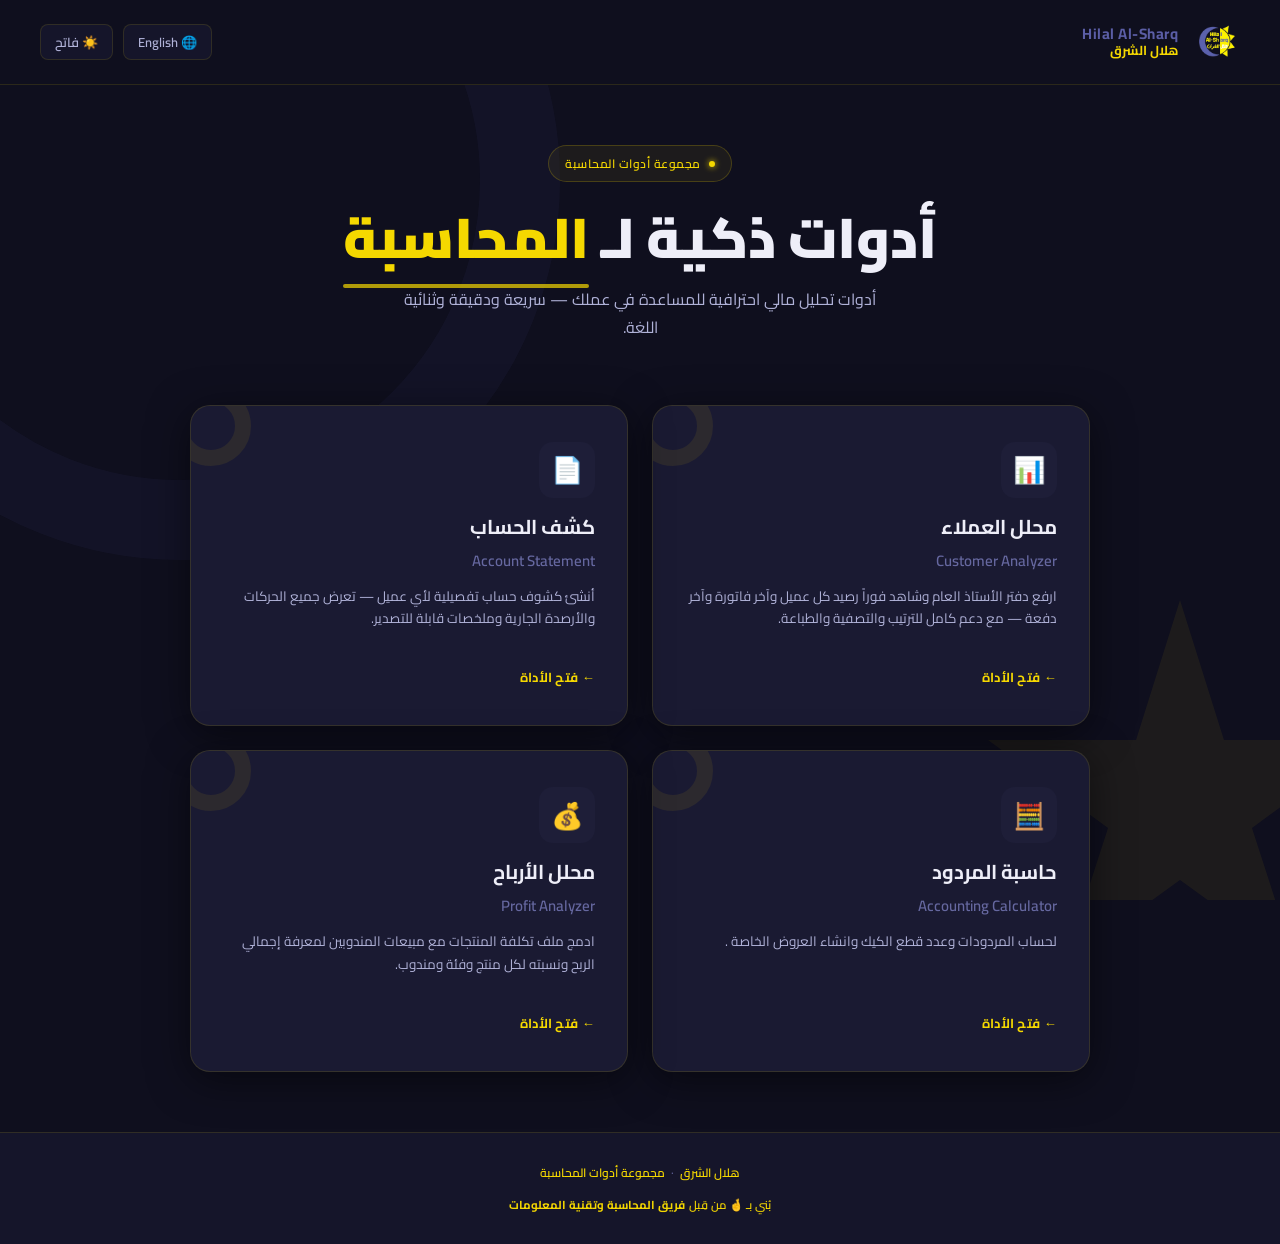
<file: index.html>
<!DOCTYPE html>
<html lang="en" dir="ltr">
<head>
<meta charset="UTF-8"/>
<meta name="viewport" content="width=device-width, initial-scale=1.0"/>
<title>Hilal Al-Sharq — Accounting Tools</title>
<link rel="preconnect" href="https://fonts.googleapis.com"/>
<link rel="preconnect" href="https://fonts.gstatic.com" crossorigin/>
<link href="https://fonts.googleapis.com/css2?family=Cairo:wght@400;600;700;900&display=swap" rel="stylesheet"/>
<style>
  :root {
    --purple: #5B5EA6;
    --purple-dark: #3f4282;
    --purple-deep: #2a2c5c;
    --yellow: #F5D800;
    --yellow-bright: #FFE600;
    --yellow-dark: #c9b000;
    --bg: #ffffff;
    --bg2: #f7f7fb;
    --bg3: #eeeef8;
    --text: #1a1b3a;
    --text2: #4a4c7a;
    --text3: #8a8cb0;
    --card-bg: #ffffff;
    --card-border: rgba(91,94,166,0.15);
    --shadow: 0 8px 40px rgba(91,94,166,0.18);
    --shadow-hover: 0 20px 60px rgba(91,94,166,0.28);
  }
  [data-theme="dark"] {
    --bg: #0f0f1e;
    --bg2: #15152a;
    --bg3: #1e1e38;
    --text: #eeeef8;
    --text2: #b0b2d8;
    --text3: #6668a0;
    --card-bg: #1a1a32;
    --card-border: rgba(245,216,0,0.12);
    --shadow: 0 8px 40px rgba(0,0,0,0.5);
    --shadow-hover: 0 20px 60px rgba(245,216,0,0.15);
  }

  * { box-sizing: border-box; margin: 0; padding: 0; }

  body {
    font-family: 'Cairo', sans-serif;
    background: var(--bg);
    color: var(--text);
    min-height: 100vh;
    transition: background 0.4s, color 0.4s;
    overflow-x: hidden;
  }

  /* Background geometric decoration */
  .bg-deco {
    position: fixed;
    inset: 0;
    pointer-events: none;
    overflow: hidden;
    z-index: 0;
  }
  .bg-deco::before {
    content: '';
    position: absolute;
    width: 600px; height: 600px;
    border-radius: 50%;
    border: 80px solid var(--purple);
    opacity: 0.04;
    top: -200px; left: -200px;
  }
  .bg-deco::after {
    content: '';
    position: absolute;
    width: 400px; height: 400px;
    background: var(--yellow);
    opacity: 0.04;
    bottom: -100px; right: -100px;
    clip-path: polygon(50% 0%,61% 35%,98% 35%,68% 57%,79% 91%,50% 70%,21% 91%,32% 57%,2% 35%,39% 35%);
  }
  [data-theme="dark"] .bg-deco::before { opacity: 0.07; }
  [data-theme="dark"] .bg-deco::after { opacity: 0.06; }

  /* Header */
  header {
    position: relative;
    z-index: 10;
    display: flex;
    align-items: center;
    justify-content: space-between;
    padding: 18px 40px;
    border-bottom: 1px solid var(--card-border);
    background: var(--bg);
    backdrop-filter: blur(10px);
    position: sticky;
    top: 0;
  }

  .header-left {
    display: flex;
    align-items: center;
    gap: 14px;
  }

  /* SVG logo recreation */
  .logo-mark {
    width: 48px;
    height: 48px;
    flex-shrink: 0;
  }

  .brand-name {
    line-height: 1.2;
  }
  .brand-en {
    font-family: 'Cairo', sans-serif;
    font-size: 15px;
    font-weight: 700;
    color: var(--purple);
    letter-spacing: 0.5px;
  }
  .brand-ar {
    font-family: 'Cairo', sans-serif;
    font-size: 13px;
    font-weight: 700;
    color: var(--yellow-dark);
  }
  [data-theme="dark"] .brand-ar { color: var(--yellow); }

  .header-right {
    display: flex;
    align-items: center;
    gap: 10px;
  }

  .btn-toggle {
    height: 36px;
    padding: 0 14px;
    border-radius: 8px;
    border: 1.5px solid var(--card-border);
    background: var(--bg2);
    color: var(--text2);
    font-family: 'Cairo', sans-serif;
    font-size: 13px;
    font-weight: 600;
    cursor: pointer;
    transition: all 0.2s;
    display: flex;
    align-items: center;
    gap: 6px;
  }
  .btn-toggle:hover {
    border-color: var(--purple);
    color: var(--purple);
    background: var(--bg3);
  }

  /* Main content */
  main {
    position: relative;
    z-index: 1;
    display: flex;
    flex-direction: column;
    align-items: center;
    justify-content: center;
    min-height: calc(100vh - 73px);
    padding: 60px 24px;
  }

  /* Hero section */
  .hero {
    text-align: center;
    margin-bottom: 64px;
    animation: fadeUp 0.7s ease both;
  }

  .hero-tag {
    display: inline-flex;
    align-items: center;
    gap: 8px;
    background: var(--bg3);
    border: 1px solid var(--card-border);
    border-radius: 100px;
    padding: 6px 16px;
    font-size: 12px;
    font-weight: 600;
    color: var(--purple);
    margin-bottom: 24px;
    letter-spacing: 0.5px;
    text-transform: uppercase;
  }
  [data-theme="dark"] .hero-tag { color: var(--yellow); border-color: rgba(245,216,0,0.2); background: rgba(245,216,0,0.06); }

  .hero-tag::before {
    content: '';
    width: 6px; height: 6px;
    border-radius: 50%;
    background: var(--yellow);
    box-shadow: 0 0 6px var(--yellow);
    animation: pulse 2s ease infinite;
  }

  .hero h1 {
    font-family: 'Cairo', sans-serif;
    font-size: clamp(32px, 5vw, 56px);
    font-weight: 900;
    line-height: 1.15;
    color: var(--text);
    margin-bottom: 10px;
  }
  .hero h1 span {
    color: var(--purple);
    position: relative;
  }
  [data-theme="dark"] .hero h1 span { color: var(--yellow); }

  .hero h1 span::after {
    content: '';
    position: absolute;
    bottom: 2px; left: 0; right: 0;
    height: 4px;
    background: var(--yellow);
    border-radius: 2px;
    opacity: 0.7;
  }

  .hero-subtitle {
    font-size: 16px;
    color: var(--text2);
    margin-top: 16px;
    font-weight: 400;
    max-width: 480px;
    margin-left: auto;
    margin-right: auto;
    line-height: 1.7;
  }

  /* Tool cards */
  .tools-grid {
    display: grid;
    grid-template-columns: repeat(auto-fit, minmax(300px, 1fr));
    gap: 24px;
    width: 100%;
    /* Four tools sit as a balanced 2x2 instead of a 3 + 1 row. */
    max-width: 900px;
  }

  .tool-card {
    background: var(--card-bg);
    border: 1.5px solid var(--card-border);
    border-radius: 20px;
    padding: 36px 32px;
    cursor: pointer;
    text-decoration: none;
    color: inherit;
    display: flex;
    flex-direction: column;
    align-items: flex-start;
    gap: 16px;
    box-shadow: var(--shadow);
    transition: all 0.3s cubic-bezier(0.34, 1.56, 0.64, 1);
    position: relative;
    overflow: hidden;
    animation: fadeUp 0.7s ease both;
  }
  .tool-card:nth-child(2) { animation-delay: 0.12s; }
  .tool-card:nth-child(3) { animation-delay: 0.24s; }
  .tool-card:nth-child(4) { animation-delay: 0.36s; }

  .tool-card::before {
    content: '';
    position: absolute;
    top: 0; left: 0; right: 0;
    height: 4px;
    background: var(--purple);
    transform: scaleX(0);
    transform-origin: left;
    transition: transform 0.3s ease;
  }
  .tool-card:hover::before { transform: scaleX(1); }
  .tool-card:hover {
    transform: translateY(-6px);
    box-shadow: var(--shadow-hover);
    border-color: var(--purple);
  }
  [data-theme="dark"] .tool-card:hover { border-color: var(--yellow); }
  [data-theme="dark"] .tool-card::before { background: var(--yellow); }

  .tool-icon {
    width: 56px; height: 56px;
    border-radius: 14px;
    background: var(--bg3);
    display: flex;
    align-items: center;
    justify-content: center;
    font-size: 26px;
    flex-shrink: 0;
    transition: transform 0.3s ease, background 0.3s;
  }
  .tool-card:hover .tool-icon {
    background: var(--purple);
    transform: scale(1.1) rotate(-5deg);
  }
  [data-theme="dark"] .tool-card:hover .tool-icon { background: var(--yellow-dark); }

  .tool-body { flex: 1; }

  .tool-name {
    font-size: 20px;
    font-weight: 700;
    color: var(--text);
    margin-bottom: 6px;
    line-height: 1.3;
  }

  .tool-name-ar {
    font-size: 15px;
    font-weight: 600;
    color: var(--text3);
    margin-bottom: 10px;
  }

  .tool-desc {
    font-size: 13.5px;
    color: var(--text2);
    line-height: 1.65;
  }

  .tool-arrow {
    margin-top: 20px;
    display: inline-flex;
    align-items: center;
    gap: 8px;
    font-size: 13px;
    font-weight: 700;
    color: var(--purple);
    letter-spacing: 0.3px;
    transition: gap 0.2s ease;
  }
  [data-theme="dark"] .tool-arrow { color: var(--yellow); }
  .tool-card:hover .tool-arrow { gap: 14px; }

  /* Footer */
  footer {
    position: relative;
    z-index: 1;
    text-align: center;
    padding: 28px 24px;
    font-size: 12px;
    color: var(--text3);
    border-top: 1px solid var(--card-border);
    background: var(--bg2);
  }
  footer span { color: var(--purple); font-weight: 600; }
  [data-theme="dark"] footer span { color: var(--yellow); }
  .footer-credit {
    margin-top: 10px;
    font-size: 11.5px;
    color: var(--text3);
    display: flex;
    align-items: center;
    justify-content: center;
    gap: 4px;
    flex-wrap: wrap;
  }
  .footer-credit strong {
    color: var(--purple);
    font-weight: 700;
  }
  [data-theme="dark"] .footer-credit strong { color: var(--yellow); }

  /* Decorative crescent shape on card */
  .card-deco {
    position: absolute;
    top: -20px; right: -20px;
    width: 80px; height: 80px;
    border-radius: 50%;
    border: 16px solid var(--purple);
    opacity: 0.06;
    pointer-events: none;
  }
  [data-theme="dark"] .card-deco { border-color: var(--yellow); opacity: 0.08; }

  /* Animations */
  @keyframes fadeUp {
    from { opacity: 0; transform: translateY(24px); }
    to   { opacity: 1; transform: translateY(0); }
  }
  @keyframes pulse {
    0%, 100% { opacity: 1; transform: scale(1); }
    50%       { opacity: 0.5; transform: scale(1.4); }
  }

  /* RTL */
  body.rtl { font-family: 'Cairo', sans-serif; }
  body.rtl .tool-card::before { transform-origin: right; }
  body.rtl .tool-arrow { flex-direction: row-reverse; }
  body.rtl .card-deco { right: auto; left: -20px; }
  body.rtl .hero h1 span::after { }

  @media (max-width: 600px) {
    header { padding: 14px 20px; }
    .tools-grid { grid-template-columns: 1fr; }
    .tool-card { padding: 28px 24px; }
    .hero h1 { font-size: 28px; }
  }
</style>
</head>
<body>

<div class="bg-deco"></div>

<header>
  <div class="header-left">
    <img id="site-logo" class="logo-mark" src="ec-iq.com.png" alt="Hilal Al-Sharq Logo" style="object-fit:contain;"/>
    <div class="brand-name">
      <div class="brand-en">Hilal Al-Sharq</div>
      <div class="brand-ar">هلال الشرق</div>
    </div>
  </div>
  <div class="header-right">
    <button class="btn-toggle" onclick="toggleLang()" id="lang-btn">🌐 العربية</button>
    <button class="btn-toggle" onclick="toggleTheme()" id="theme-btn">🌙 Dark</button>
  </div>
</header>

<main>
  <div class="hero">
    <div class="hero-tag" id="hero-tag">Accounting Tools Suite</div>
    <h1 id="hero-h1">Smart Tools for <span id="hero-span">Modern Accounting</span></h1>
    <p class="hero-subtitle" id="hero-sub">Professional financial analysis tools built for your business — fast, accurate, and bilingual.</p>
  </div>

  <div class="tools-grid">
    <!-- Card 1: Customer Analyzer -->
    <a href="ledger_analyzer.html" class="tool-card">
      <div class="card-deco"></div>
      <div class="tool-icon">📊</div>
      <div class="tool-body">
        <div class="tool-name" id="c1-name">Customer Analyzer</div>
        <div class="tool-name-ar" id="c1-ar">محلل العملاء</div>
        <div class="tool-desc" id="c1-desc">Upload your general ledger and instantly see every customer's balance, last invoice, and last payment — with full sorting, filtering, and print support.</div>
      </div>
      <div class="tool-arrow" id="c1-arrow">Open tool →</div>
    </a>

    <!-- Card 2: Account Statement -->
    <a href="account_statement.html" class="tool-card">
      <div class="card-deco"></div>
      <div class="tool-icon">📄</div>
      <div class="tool-body">
        <div class="tool-name" id="c2-name">Account Statement</div>
        <div class="tool-name-ar" id="c2-ar">كشف الحساب</div>
        <div class="tool-desc" id="c2-desc">Generate detailed account statements for any customer — showing all transactions, running balances, and exportable summaries.</div>
      </div>
      <div class="tool-arrow" id="c2-arrow">Open tool →</div>
    </a>

    <!-- Card 3: Accounting Calculator -->
    <a href="operations_tools.html" class="tool-card">
      <div class="card-deco"></div>
      <div class="tool-icon">🧮</div>
      <div class="tool-body">
        <div class="tool-name" id="c3-name">Accounting Calculator</div>
        <div class="tool-name-ar" id="c3-ar">حاسبة المردودات </div>
        <div class="tool-desc" id="c3-desc">To calculate returns, the number of cake slices, and to create special offers.</div>
      </div>
      <div class="tool-arrow" id="c3-arrow">Open tool →</div>
    </a>

    <!-- Card 4: Profit Analyzer -->
    <a href="profit_analyzer.html" class="tool-card">
      <div class="card-deco"></div>
      <div class="tool-icon">💰</div>
      <div class="tool-body">
        <div class="tool-name" id="c4-name">Profit Analyzer</div>
        <div class="tool-name-ar" id="c4-ar">محلل الأرباح</div>
        <div class="tool-desc" id="c4-desc">Combine your product cost file with sales per salesperson to see gross profit and margin for every product, category and salesperson.</div>
      </div>
      <div class="tool-arrow" id="c4-arrow">Open tool →</div>
    </a>
  </div>
</main>

<footer>
  <span id="footer-brand">Hilal Al-Sharq</span> &nbsp;·&nbsp; <span id="footer-copy">Accounting Tools Suite</span>
  <div class="footer-credit">
    <span id="footer-credit-pre">Built with ❤️ by the</span>
    <strong id="footer-team">Accounting &amp; IT Teams</strong>
  </div>
</footer>

<script>
const LANG_KEY = 'hilalLang';
const THEME_KEY = 'hilalTheme';
const LANG_FALLBACKS = ['eastCrescentLang', 'hilalUnifiedLang'];
const THEME_FALLBACKS = ['eastCrescentTheme', 'hilalUnifiedTheme', 'agedReceivableTheme'];

function readStorage(key, fallbacks, def) {
  const v = localStorage.getItem(key);
  if (v) return v;
  for (const k of fallbacks) { const f = localStorage.getItem(k); if (f) return f; }
  return def;
}

let lang = readStorage(LANG_KEY, LANG_FALLBACKS, 'ar');
let isDark = readStorage(THEME_KEY, THEME_FALLBACKS, 'dark') !== 'light';

const content = {
  en: {
    langBtn: '🌐 العربية',
    themeBtn: ['🌙 Dark', '☀️ Light'],
    heroTag: 'Accounting Tools Suite',
    heroH1: 'Smart Tools for ',
    heroSpan: 'Modern Accounting',
    heroSub: 'Professional financial analysis tools built for your business — fast, accurate, and bilingual.',
    c1Name: 'Customer Analyzer',
    c1Ar: 'محلل العملاء',
    c1Desc: 'Upload your general ledger and instantly see every customer\'s balance, last invoice, and last payment — with full sorting, filtering, and print support.',
    c1Arrow: 'Open tool →',
    c2Name: 'Account Statement',
    c2Ar: 'كشف الحساب',
    c2Desc: 'Generate detailed account statements for any customer — showing all transactions, running balances, and exportable summaries.',
    c2Arrow: 'Open tool →',
    c3Name: 'Accounting Calculator',
    c3Ar: 'حاسبة المردود',
    c3Desc: 'To calculate returns, the number of cake slices, and to create special offers.',
    c3Arrow: 'Open tool →',
    c4Name: 'Profit Analyzer',
    c4Ar: 'محلل الأرباح',
    c4Desc: 'Combine your product cost file with sales per salesperson to see gross profit and margin for every product, category and salesperson.',
    c4Arrow: 'Open tool →',
    footerBrand: 'Hilal Al-Sharq',
    footerCopy: 'Accounting Tools Suite',
    footerCredit: 'Built with ❤️ by the',
    footerTeam: 'Accounting & IT Teams',
  },
  ar: {
    langBtn: '🌐 English',
    themeBtn: ['🌙 داكن', '☀️ فاتح'],
    heroTag: 'مجموعة أدوات المحاسبة',
    heroH1: 'أدوات ذكية لـ',
    heroSpan: 'المحاسبة ',
    heroSub: 'أدوات تحليل مالي احترافية للمساعدة في عملك — سريعة ودقيقة وثنائية اللغة.',
    c1Name: 'محلل العملاء',
    c1Ar: 'Customer Analyzer',
    c1Desc: 'ارفع دفتر الأستاذ العام وشاهد فوراً رصيد كل عميل وآخر فاتورة وآخر دفعة — مع دعم كامل للترتيب والتصفية والطباعة.',
    c1Arrow: '← فتح الأداة',
    c2Name: 'كشف الحساب',
    c2Ar: 'Account Statement',
    c2Desc: 'أنشئ كشوف حساب تفصيلية لأي عميل — تعرض جميع الحركات والأرصدة الجارية وملخصات قابلة للتصدير.',
    c2Arrow: '← فتح الأداة',
    c3Name: 'حاسبة المردود',
    c3Ar: 'Accounting Calculator',
    c3Desc: 'لحساب المردودات وعدد قطع الكيك وانشاء العروض الخاصة .',
    c3Arrow: '← فتح الأداة',
    c4Name: 'محلل الأرباح',
    c4Ar: 'Profit Analyzer',
    c4Desc: 'ادمج ملف تكلفة المنتجات مع مبيعات المندوبين لمعرفة إجمالي الربح ونسبته لكل منتج وفئة ومندوب.',
    c4Arrow: '← فتح الأداة',
    footerBrand: 'هلال الشرق',
    footerCopy: 'مجموعة أدوات المحاسبة',
    footerCredit: 'بُني بـ 🤞 من قِبل',
    footerTeam: 'فريق المحاسبة وتقنية المعلومات',
  }
};

function applyLang() {
  const c = content[lang];
  const isAr = lang === 'ar';
  document.body.classList.toggle('rtl', isAr);
  document.documentElement.setAttribute('dir', isAr ? 'rtl' : 'ltr');
  document.documentElement.setAttribute('lang', lang);

  document.getElementById('lang-btn').textContent = c.langBtn;
  document.getElementById('hero-tag').textContent = c.heroTag;
  document.getElementById('hero-h1').innerHTML = c.heroH1 + ' <span id="hero-span">' + c.heroSpan + '</span>';
  document.getElementById('hero-sub').textContent = c.heroSub;
  document.getElementById('c1-name').textContent = c.c1Name;
  document.getElementById('c1-ar').textContent = c.c1Ar;
  document.getElementById('c1-desc').textContent = c.c1Desc;
  document.getElementById('c1-arrow').textContent = c.c1Arrow;
  document.getElementById('c2-name').textContent = c.c2Name;
  document.getElementById('c2-ar').textContent = c.c2Ar;
  document.getElementById('c2-desc').textContent = c.c2Desc;
  document.getElementById('c2-arrow').textContent = c.c2Arrow;
  document.getElementById('c3-name').textContent = c.c3Name;
  document.getElementById('c3-ar').textContent = c.c3Ar;
  document.getElementById('c3-desc').textContent = c.c3Desc;
  document.getElementById('c3-arrow').textContent = c.c3Arrow;
  document.getElementById('c4-name').textContent = c.c4Name;
  document.getElementById('c4-ar').textContent = c.c4Ar;
  document.getElementById('c4-desc').textContent = c.c4Desc;
  document.getElementById('c4-arrow').textContent = c.c4Arrow;
  document.getElementById('footer-brand').textContent = c.footerBrand;
  document.getElementById('footer-copy').textContent = c.footerCopy;
  document.getElementById('footer-credit-pre').textContent = c.footerCredit;
  document.getElementById('footer-team').textContent = c.footerTeam;
  updateThemeBtn();
}

function updateThemeBtn() {
  const c = content[lang];
  document.getElementById('theme-btn').textContent = isDark ? c.themeBtn[1] : c.themeBtn[0];
}

function saveSettings() {
  const theme = isDark ? 'dark' : 'light';
  localStorage.setItem(LANG_KEY, lang);
  localStorage.setItem(THEME_KEY, theme);
  for (const k of LANG_FALLBACKS) localStorage.setItem(k, lang);
  for (const k of THEME_FALLBACKS) localStorage.setItem(k, theme);
}

function toggleLang() {
  lang = lang === 'en' ? 'ar' : 'en';
  saveSettings();
  applyLang();
}

function applyTheme() {
  document.body.setAttribute('data-theme', isDark ? 'dark' : 'light');
}

function toggleTheme() {
  isDark = !isDark;
  applyTheme();
  saveSettings();
  updateThemeBtn();
}

applyTheme();
applyLang();
</script>
</body>
</html>
</file>
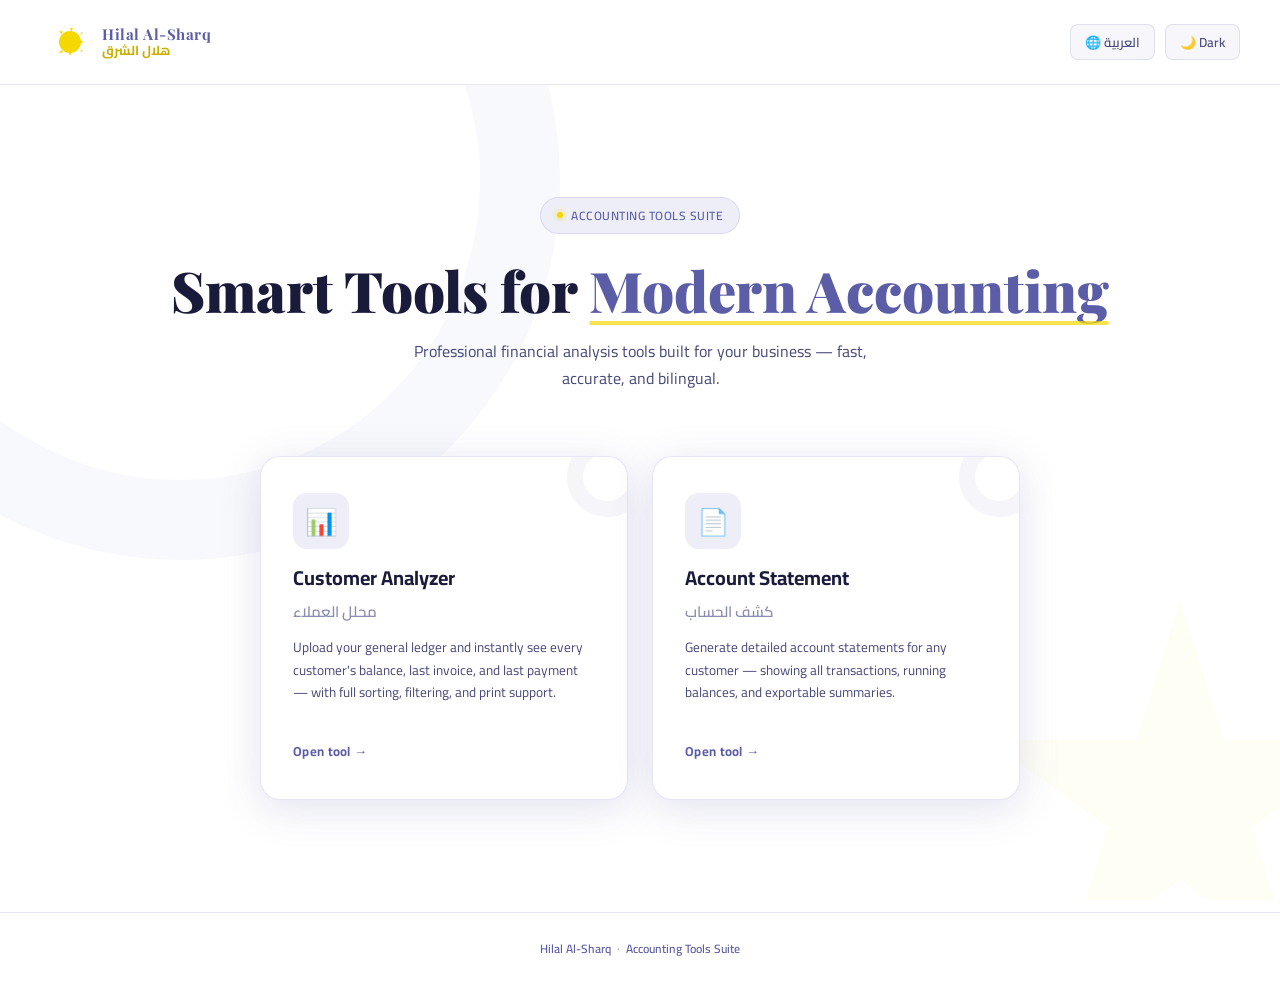
<file: index(1).html>
<!DOCTYPE html>
<html lang="en" dir="ltr">
<head>
<meta charset="UTF-8"/>
<meta name="viewport" content="width=device-width, initial-scale=1.0"/>
<title>Hilal Al-Sharq — Accounting Tools</title>
<link rel="preconnect" href="https://fonts.googleapis.com"/>
<link rel="preconnect" href="https://fonts.gstatic.com" crossorigin/>
<link href="https://fonts.googleapis.com/css2?family=Cairo:wght@400;600;700;900&family=Playfair+Display:wght@700;900&display=swap" rel="stylesheet"/>
<style>
  :root {
    --purple: #5B5EA6;
    --purple-dark: #3f4282;
    --purple-deep: #2a2c5c;
    --yellow: #F5D800;
    --yellow-bright: #FFE600;
    --yellow-dark: #c9b000;
    --bg: #ffffff;
    --bg2: #f7f7fb;
    --bg3: #eeeef8;
    --text: #1a1b3a;
    --text2: #4a4c7a;
    --text3: #8a8cb0;
    --card-bg: #ffffff;
    --card-border: rgba(91,94,166,0.15);
    --shadow: 0 8px 40px rgba(91,94,166,0.18);
    --shadow-hover: 0 20px 60px rgba(91,94,166,0.28);
  }
  [data-theme="dark"] {
    --bg: #0f0f1e;
    --bg2: #15152a;
    --bg3: #1e1e38;
    --text: #eeeef8;
    --text2: #b0b2d8;
    --text3: #6668a0;
    --card-bg: #1a1a32;
    --card-border: rgba(245,216,0,0.12);
    --shadow: 0 8px 40px rgba(0,0,0,0.5);
    --shadow-hover: 0 20px 60px rgba(245,216,0,0.15);
  }

  * { box-sizing: border-box; margin: 0; padding: 0; }

  body {
    font-family: 'Cairo', sans-serif;
    background: var(--bg);
    color: var(--text);
    min-height: 100vh;
    transition: background 0.4s, color 0.4s;
    overflow-x: hidden;
  }

  /* Background geometric decoration */
  .bg-deco {
    position: fixed;
    inset: 0;
    pointer-events: none;
    overflow: hidden;
    z-index: 0;
  }
  .bg-deco::before {
    content: '';
    position: absolute;
    width: 600px; height: 600px;
    border-radius: 50%;
    border: 80px solid var(--purple);
    opacity: 0.04;
    top: -200px; left: -200px;
  }
  .bg-deco::after {
    content: '';
    position: absolute;
    width: 400px; height: 400px;
    background: var(--yellow);
    opacity: 0.04;
    bottom: -100px; right: -100px;
    clip-path: polygon(50% 0%,61% 35%,98% 35%,68% 57%,79% 91%,50% 70%,21% 91%,32% 57%,2% 35%,39% 35%);
  }
  [data-theme="dark"] .bg-deco::before { opacity: 0.07; }
  [data-theme="dark"] .bg-deco::after { opacity: 0.06; }

  /* Header */
  header {
    position: relative;
    z-index: 10;
    display: flex;
    align-items: center;
    justify-content: space-between;
    padding: 18px 40px;
    border-bottom: 1px solid var(--card-border);
    background: var(--bg);
    backdrop-filter: blur(10px);
    position: sticky;
    top: 0;
  }

  .header-left {
    display: flex;
    align-items: center;
    gap: 14px;
  }

  /* SVG logo recreation */
  .logo-mark {
    width: 48px;
    height: 48px;
    flex-shrink: 0;
  }

  .brand-name {
    line-height: 1.2;
  }
  .brand-en {
    font-family: 'Playfair Display', serif;
    font-size: 15px;
    font-weight: 700;
    color: var(--purple);
    letter-spacing: 0.5px;
  }
  .brand-ar {
    font-family: 'Cairo', sans-serif;
    font-size: 13px;
    font-weight: 700;
    color: var(--yellow-dark);
  }
  [data-theme="dark"] .brand-ar { color: var(--yellow); }

  .header-right {
    display: flex;
    align-items: center;
    gap: 10px;
  }

  .btn-toggle {
    height: 36px;
    padding: 0 14px;
    border-radius: 8px;
    border: 1.5px solid var(--card-border);
    background: var(--bg2);
    color: var(--text2);
    font-family: 'Cairo', sans-serif;
    font-size: 13px;
    font-weight: 600;
    cursor: pointer;
    transition: all 0.2s;
    display: flex;
    align-items: center;
    gap: 6px;
  }
  .btn-toggle:hover {
    border-color: var(--purple);
    color: var(--purple);
    background: var(--bg3);
  }

  /* Main content */
  main {
    position: relative;
    z-index: 1;
    display: flex;
    flex-direction: column;
    align-items: center;
    justify-content: center;
    min-height: calc(100vh - 73px);
    padding: 60px 24px;
  }

  /* Hero section */
  .hero {
    text-align: center;
    margin-bottom: 64px;
    animation: fadeUp 0.7s ease both;
  }

  .hero-tag {
    display: inline-flex;
    align-items: center;
    gap: 8px;
    background: var(--bg3);
    border: 1px solid var(--card-border);
    border-radius: 100px;
    padding: 6px 16px;
    font-size: 12px;
    font-weight: 600;
    color: var(--purple);
    margin-bottom: 24px;
    letter-spacing: 0.5px;
    text-transform: uppercase;
  }
  [data-theme="dark"] .hero-tag { color: var(--yellow); border-color: rgba(245,216,0,0.2); background: rgba(245,216,0,0.06); }

  .hero-tag::before {
    content: '';
    width: 6px; height: 6px;
    border-radius: 50%;
    background: var(--yellow);
    box-shadow: 0 0 6px var(--yellow);
    animation: pulse 2s ease infinite;
  }

  .hero h1 {
    font-family: 'Playfair Display', serif;
    font-size: clamp(32px, 5vw, 56px);
    font-weight: 900;
    line-height: 1.15;
    color: var(--text);
    margin-bottom: 10px;
  }
  .hero h1 span {
    color: var(--purple);
    position: relative;
  }
  [data-theme="dark"] .hero h1 span { color: var(--yellow); }

  .hero h1 span::after {
    content: '';
    position: absolute;
    bottom: 2px; left: 0; right: 0;
    height: 4px;
    background: var(--yellow);
    border-radius: 2px;
    opacity: 0.7;
  }

  .hero-subtitle {
    font-size: 16px;
    color: var(--text2);
    margin-top: 16px;
    font-weight: 400;
    max-width: 480px;
    margin-left: auto;
    margin-right: auto;
    line-height: 1.7;
  }

  /* Tool cards */
  .tools-grid {
    display: grid;
    grid-template-columns: repeat(auto-fit, minmax(300px, 1fr));
    gap: 24px;
    width: 100%;
    max-width: 760px;
  }

  .tool-card {
    background: var(--card-bg);
    border: 1.5px solid var(--card-border);
    border-radius: 20px;
    padding: 36px 32px;
    cursor: pointer;
    text-decoration: none;
    color: inherit;
    display: flex;
    flex-direction: column;
    align-items: flex-start;
    gap: 16px;
    box-shadow: var(--shadow);
    transition: all 0.3s cubic-bezier(0.34, 1.56, 0.64, 1);
    position: relative;
    overflow: hidden;
    animation: fadeUp 0.7s ease both;
  }
  .tool-card:nth-child(2) { animation-delay: 0.12s; }

  .tool-card::before {
    content: '';
    position: absolute;
    top: 0; left: 0; right: 0;
    height: 4px;
    background: var(--purple);
    transform: scaleX(0);
    transform-origin: left;
    transition: transform 0.3s ease;
  }
  .tool-card:hover::before { transform: scaleX(1); }
  .tool-card:hover {
    transform: translateY(-6px);
    box-shadow: var(--shadow-hover);
    border-color: var(--purple);
  }
  [data-theme="dark"] .tool-card:hover { border-color: var(--yellow); }
  [data-theme="dark"] .tool-card::before { background: var(--yellow); }

  .tool-icon {
    width: 56px; height: 56px;
    border-radius: 14px;
    background: var(--bg3);
    display: flex;
    align-items: center;
    justify-content: center;
    font-size: 26px;
    flex-shrink: 0;
    transition: transform 0.3s ease, background 0.3s;
  }
  .tool-card:hover .tool-icon {
    background: var(--purple);
    transform: scale(1.1) rotate(-5deg);
  }
  [data-theme="dark"] .tool-card:hover .tool-icon { background: var(--yellow-dark); }

  .tool-body { flex: 1; }

  .tool-name {
    font-size: 20px;
    font-weight: 700;
    color: var(--text);
    margin-bottom: 6px;
    line-height: 1.3;
  }

  .tool-name-ar {
    font-size: 15px;
    font-weight: 600;
    color: var(--text3);
    margin-bottom: 10px;
  }

  .tool-desc {
    font-size: 13.5px;
    color: var(--text2);
    line-height: 1.65;
  }

  .tool-arrow {
    margin-top: 20px;
    display: inline-flex;
    align-items: center;
    gap: 8px;
    font-size: 13px;
    font-weight: 700;
    color: var(--purple);
    letter-spacing: 0.3px;
    transition: gap 0.2s ease;
  }
  [data-theme="dark"] .tool-arrow { color: var(--yellow); }
  .tool-card:hover .tool-arrow { gap: 14px; }

  /* Footer */
  footer {
    position: relative;
    z-index: 1;
    text-align: center;
    padding: 24px;
    font-size: 12px;
    color: var(--text3);
    border-top: 1px solid var(--card-border);
  }
  footer span { color: var(--purple); font-weight: 600; }
  [data-theme="dark"] footer span { color: var(--yellow); }

  /* Decorative crescent shape on card */
  .card-deco {
    position: absolute;
    top: -20px; right: -20px;
    width: 80px; height: 80px;
    border-radius: 50%;
    border: 16px solid var(--purple);
    opacity: 0.06;
    pointer-events: none;
  }
  [data-theme="dark"] .card-deco { border-color: var(--yellow); opacity: 0.08; }

  /* Animations */
  @keyframes fadeUp {
    from { opacity: 0; transform: translateY(24px); }
    to   { opacity: 1; transform: translateY(0); }
  }
  @keyframes pulse {
    0%, 100% { opacity: 1; transform: scale(1); }
    50%       { opacity: 0.5; transform: scale(1.4); }
  }

  /* RTL */
  body.rtl { font-family: 'Cairo', sans-serif; }
  body.rtl .tool-card::before { transform-origin: right; }
  body.rtl .tool-arrow { flex-direction: row-reverse; }
  body.rtl .card-deco { right: auto; left: -20px; }
  body.rtl .hero h1 span::after { }

  @media (max-width: 600px) {
    header { padding: 14px 20px; }
    .tools-grid { grid-template-columns: 1fr; }
    .tool-card { padding: 28px 24px; }
    .hero h1 { font-size: 28px; }
  }
</style>
</head>
<body data-theme="light">

<div class="bg-deco"></div>

<header>
  <div class="header-left">
    <!-- Logo SVG recreation using brand colors -->
    <svg class="logo-mark" viewBox="0 0 48 48" fill="none" xmlns="http://www.w3.org/2000/svg">
      <!-- Sun rays (yellow) -->
      <circle cx="30" cy="24" r="11" fill="#F5D800"/>
      <!-- Sun star points -->
      <polygon points="30,10 31.5,14 33,10" fill="#F5D800"/>
      <polygon points="30,38 31.5,34 28.5,34" fill="#F5D800"/>
      <polygon points="44,24 40,25.5 40,22.5" fill="#F5D800"/>
      <polygon points="19,13 21.5,16 23,13.5" fill="#F5D800"/>
      <polygon points="19,35 21.5,32 23,34.5" fill="#F5D800"/>
      <polygon points="43,15 40,17 41.5,14" fill="#F5D800"/>
      <polygon points="43,33 40,31 41.5,34" fill="#F5D800"/>
      <!-- Crescent (purple) -->
      <path d="M24 8 A16 16 0 1 0 24 40 A10 10 0 1 1 24 8Z" fill="#5B5EA6"/>
    </svg>
    <div class="brand-name">
      <div class="brand-en">Hilal Al-Sharq</div>
      <div class="brand-ar">هلال الشرق</div>
    </div>
  </div>
  <div class="header-right">
    <button class="btn-toggle" onclick="toggleLang()" id="lang-btn">🌐 العربية</button>
    <button class="btn-toggle" onclick="toggleTheme()" id="theme-btn">🌙 Dark</button>
  </div>
</header>

<main>
  <div class="hero">
    <div class="hero-tag" id="hero-tag">Accounting Tools Suite</div>
    <h1 id="hero-h1">Smart Tools for <span id="hero-span">Modern Accounting</span></h1>
    <p class="hero-subtitle" id="hero-sub">Professional financial analysis tools built for your business — fast, accurate, and bilingual.</p>
  </div>

  <div class="tools-grid">
    <!-- Card 1: Customer Analyzer -->
    <a href="ledger_analyzer.html" class="tool-card">
      <div class="card-deco"></div>
      <div class="tool-icon">📊</div>
      <div class="tool-body">
        <div class="tool-name" id="c1-name">Customer Analyzer</div>
        <div class="tool-name-ar" id="c1-ar">محلل العملاء</div>
        <div class="tool-desc" id="c1-desc">Upload your general ledger and instantly see every customer's balance, last invoice, and last payment — with full sorting, filtering, and print support.</div>
      </div>
      <div class="tool-arrow" id="c1-arrow">Open tool →</div>
    </a>

    <!-- Card 2: Account Statement -->
    <a href="account_statement.html" class="tool-card">
      <div class="card-deco"></div>
      <div class="tool-icon">📄</div>
      <div class="tool-body">
        <div class="tool-name" id="c2-name">Account Statement</div>
        <div class="tool-name-ar" id="c2-ar">كشف الحساب</div>
        <div class="tool-desc" id="c2-desc">Generate detailed account statements for any customer — showing all transactions, running balances, and exportable summaries.</div>
      </div>
      <div class="tool-arrow" id="c2-arrow">Open tool →</div>
    </a>
  </div>
</main>

<footer>
  <span id="footer-brand">Hilal Al-Sharq</span> &nbsp;·&nbsp; <span id="footer-copy">Accounting Tools Suite</span>
</footer>

<script>
let lang = 'en';
let isDark = false;

const content = {
  en: {
    langBtn: '🌐 العربية',
    themeBtn: ['🌙 Dark', '☀️ Light'],
    heroTag: 'Accounting Tools Suite',
    heroH1: 'Smart Tools for ',
    heroSpan: 'Modern Accounting',
    heroSub: 'Professional financial analysis tools built for your business — fast, accurate, and bilingual.',
    c1Name: 'Customer Analyzer',
    c1Ar: 'محلل العملاء',
    c1Desc: 'Upload your general ledger and instantly see every customer\'s balance, last invoice, and last payment — with full sorting, filtering, and print support.',
    c1Arrow: 'Open tool →',
    c2Name: 'Account Statement',
    c2Ar: 'كشف الحساب',
    c2Desc: 'Generate detailed account statements for any customer — showing all transactions, running balances, and exportable summaries.',
    c2Arrow: 'Open tool →',
    footerBrand: 'Hilal Al-Sharq',
    footerCopy: 'Accounting Tools Suite',
  },
  ar: {
    langBtn: '🌐 English',
    themeBtn: ['🌙 داكن', '☀️ فاتح'],
    heroTag: 'مجموعة أدوات المحاسبة',
    heroH1: 'أدوات ذكية لـ',
    heroSpan: 'المحاسبة الحديثة',
    heroSub: 'أدوات تحليل مالي احترافية مصممة لعملك — سريعة ودقيقة وثنائية اللغة.',
    c1Name: 'محلل العملاء',
    c1Ar: 'Customer Analyzer',
    c1Desc: 'ارفع دفتر الأستاذ العام وشاهد فوراً رصيد كل عميل وآخر فاتورة وآخر دفعة — مع دعم كامل للترتيب والتصفية والطباعة.',
    c1Arrow: '← فتح الأداة',
    c2Name: 'كشف الحساب',
    c2Ar: 'Account Statement',
    c2Desc: 'أنشئ كشوف حساب تفصيلية لأي عميل — تعرض جميع الحركات والأرصدة الجارية وملخصات قابلة للتصدير.',
    c2Arrow: '← فتح الأداة',
    footerBrand: 'هلال الشرق',
    footerCopy: 'مجموعة أدوات المحاسبة',
  }
};

function applyLang() {
  const c = content[lang];
  const isAr = lang === 'ar';
  document.body.classList.toggle('rtl', isAr);
  document.documentElement.setAttribute('dir', isAr ? 'rtl' : 'ltr');
  document.documentElement.setAttribute('lang', lang);

  document.getElementById('lang-btn').textContent = c.langBtn;
  document.getElementById('hero-tag').textContent = c.heroTag;
  document.getElementById('hero-h1').innerHTML = c.heroH1 + ' <span id="hero-span">' + c.heroSpan + '</span>';
  document.getElementById('hero-sub').textContent = c.heroSub;
  document.getElementById('c1-name').textContent = c.c1Name;
  document.getElementById('c1-ar').textContent = c.c1Ar;
  document.getElementById('c1-desc').textContent = c.c1Desc;
  document.getElementById('c1-arrow').textContent = c.c1Arrow;
  document.getElementById('c2-name').textContent = c.c2Name;
  document.getElementById('c2-ar').textContent = c.c2Ar;
  document.getElementById('c2-desc').textContent = c.c2Desc;
  document.getElementById('c2-arrow').textContent = c.c2Arrow;
  document.getElementById('footer-brand').textContent = c.footerBrand;
  document.getElementById('footer-copy').textContent = c.footerCopy;
  updateThemeBtn();
}

function updateThemeBtn() {
  const c = content[lang];
  document.getElementById('theme-btn').textContent = isDark ? c.themeBtn[1] : c.themeBtn[0];
}

function toggleLang() {
  lang = lang === 'en' ? 'ar' : 'en';
  applyLang();
}

function toggleTheme() {
  isDark = !isDark;
  document.body.setAttribute('data-theme', isDark ? 'dark' : 'light');
  updateThemeBtn();
}
</script>
</body>
</html>
</file>
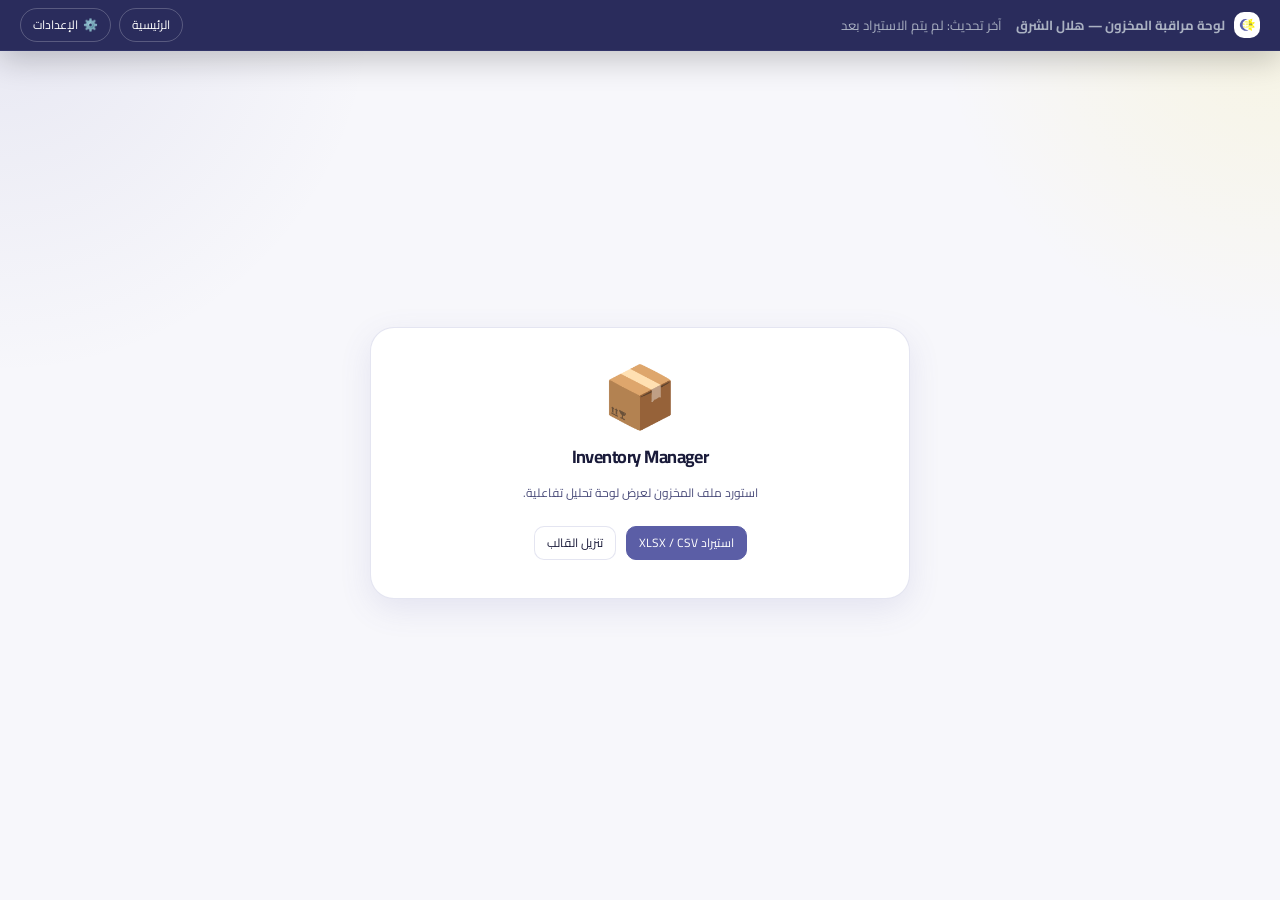
<file: inventory_manager.html>
<!doctype html>
<html lang="ar" dir="rtl">
<head>
  <meta charset="UTF-8">
  <meta name="viewport" content="width=device-width, initial-scale=1.0">
  <title>Hilal Al-Sharq — Inventory Manager</title>
  <link rel="icon" type="image/x-icon" href="icon.ico">
  <link rel="shortcut icon" type="image/x-icon" href="icon.ico">
  <link rel="apple-touch-icon" href="icon.ico">
  <link rel="stylesheet" href="inventory_manager.css">
</head>
<body>
  <header class="topbar">
    <div class="topbar-title">
      <strong id="appTitle" class="app-title-brand"><img src="icon.ico" alt="" class="app-title-icon"><span data-i18n="appTitle">لوحة مراقبة المخزون — هلال الشرق</span></strong>
      <span id="lastUpdated">آخر تحديث: لم يتم الاستيراد بعد</span>
    </div>
    <div class="topbar-actions">
      <a href="index.html" class="pill-btn home-link" data-i18n="home">الرئيسية</a>
      <input id="fileInput" class="file-input-hidden" type="file" accept=".xlsx,.xls,.csv,text/csv,application/vnd.openxmlformats-officedocument.spreadsheetml.sheet">
      <input id="compareFileInput" class="file-input-hidden" type="file" accept=".xlsx,application/vnd.openxmlformats-officedocument.spreadsheetml.sheet">
      <div class="settings-wrap">
        <button id="settingsBtn" class="pill-btn settings-btn" type="button" aria-haspopup="true" aria-expanded="false">
          <span>⚙️</span><span data-i18n="settings">الإعدادات</span>
        </button>
        <div id="settingsPanel" class="settings-panel" hidden>
          <div class="settings-panel-header" data-i18n="settings">الإعدادات</div>
          <div class="settings-row">
            <span data-i18n="appearance">المظهر</span>
            <div class="segmented-control" role="group" aria-label="Appearance">
              <button id="themeLightBtn" type="button" data-i18n="lightMode">☀️ فاتح</button>
              <button id="themeDarkBtn" type="button" data-i18n="darkMode">🌙 داكن</button>
            </div>
          </div>
          <div class="settings-row">
            <span data-i18n="language">اللغة</span>
            <div class="segmented-control" role="group" aria-label="Language">
              <button id="langArBtn" type="button">العربية</button>
              <button id="langEnBtn" type="button">English</button>
            </div>
          </div>
          <div class="settings-row settings-actions-row">
            <span data-i18n="dataActions">الملفات</span>
            <div class="settings-action-grid">
              <button id="importBtn" class="pill-btn primary" type="button" data-i18n="importFile">📁 استيراد ملف</button>
              <label id="compareImportBtn" class="pill-btn file-pick-label" for="compareFileInput" role="button" tabindex="0" data-i18n="importCompareFile">📊 استيراد ملف مقارنة XLSX</label>
              <button id="templateXlsxBtn" class="pill-btn" type="button" data-i18n="templateXlsx">⬇ قالب XLSX</button>
              <button id="templateCsvBtn" class="pill-btn" type="button" data-i18n="templateCsv">⬇ قالب CSV</button>
            </div>
          </div>
        </div>
      </div>
    </div>
  </header>

  <div class="app-shell">
    <section id="messageBox" class="message-box" hidden></section>

    <section id="emptyState" class="empty-state">
      <div class="empty-card">
        <div class="empty-icon">📦</div>
        <h1>Inventory Manager</h1>
        <p data-i18n="emptySubtitle">استورد ملف المخزون لعرض لوحة تحليل تفاعلية.</p>
        <div class="empty-actions">
          <button class="pill-btn primary" type="button" onclick="document.querySelector('#fileInput').click()" data-i18n="importXlsxCsv">استيراد XLSX / CSV</button>
          <button class="pill-btn" type="button" onclick="document.querySelector('#templateXlsxBtn').click()" data-i18n="downloadTemplate">تنزيل القالب</button>
        </div>
      </div>
    </section>

    <main id="dashboard" class="dashboard" hidden>
      <section class="filters-card">
        <div class="search-wrap">
          <span class="search-icon">🔍</span>
          <input id="searchInput" type="search" autocomplete="off" data-i18n-placeholder="searchPlaceholder" placeholder="بحث عن منتج أو موقع أو رقم دفعة أو فئة...">
          <div id="searchSuggestions" class="search-suggestions" hidden></div>
          <div id="searchTags" class="search-tags" aria-live="polite"></div>
        </div>
        <select id="locationFilter" aria-label="كل الفروع / المواقع"></select>
        <select id="categoryFilter" aria-label="كل الفئات"></select>
        <select id="statusFilter" aria-label="كل الحالات"></select>
        <select id="removalDateFilter" aria-label="تصفية تاريخ الإزالة"></select>
        <select id="uomFilter" aria-label="كل وحدات القياس"></select>
        <button id="productTotalsToggle" class="pill-btn toggle-filter" type="button" aria-pressed="false" data-i18n="productTotals">🧮 إجمالي كل منتج</button>
        <button id="exportCsvBtn" class="pill-btn primary" type="button" data-i18n="exportCsv">⬇ تصدير CSV</button>
        <button id="exportXlsxBtn" class="pill-btn" type="button" data-i18n="exportXlsx">⬇ تصدير XLSX</button>
        <button id="resetFiltersBtn" class="pill-btn" type="button" data-i18n="resetFilters">إعادة التصفية</button>
        <details class="advanced-filters">
          <summary data-i18n="advancedOptions">خيارات إضافية</summary>
          <div class="advanced-grid">
            <label><span data-i18n="lowStockThreshold">حد المخزون المنخفض</span><input id="lowStockThreshold" type="number" min="0" step="1" value="5"></label>
            <button id="clearBtn" class="pill-btn danger" type="button" data-i18n="clearData">مسح البيانات</button>
            <div class="optional-kpi-panel">
              <div class="optional-kpi-title" data-i18n="optionalKpis">مؤشرات إضافية</div>
              <div id="optionalKpiToggles" class="optional-kpi-toggles"></div>
            </div>
          </div>
        </details>
      </section>

      <section id="quickViewBar" class="quick-view-bar" hidden>
        <strong id="quickViewLabel"></strong>
        <button id="clearQuickViewBtn" class="pill-btn" type="button" data-i18n="clearQuickView">إلغاء العرض</button>
      </section>

      <section class="kpi-grid" aria-label="Inventory KPIs">
        <article id="kpiProductsCard" class="kpi-card blue clickable-kpi" role="button" tabindex="0" data-kpi-view="products"><span data-i18n="kpiProducts">إجمالي المنتجات</span><strong id="kpiProducts">0</strong><small id="kpiRowsSub">0 سجل</small></article>
        <article id="kpiOutCard" class="kpi-card red clickable-kpi" role="button" tabindex="0" data-kpi-view="out"><span data-i18n="kpiOut">نفاد المخزون</span><strong id="kpiOut">0</strong><small data-i18n="kpiOutSub">كمية متاحة = 0</small></article>
        <article id="kpiNegativeCard" class="kpi-card rose clickable-kpi" role="button" tabindex="0" data-kpi-view="negative"><span data-i18n="kpiNegative">مخزون سالب</span><strong id="kpiNegative">0</strong><small data-i18n="kpiNegativeSub">كمية أقل من 0</small></article>
        <article id="kpiLowCard" class="kpi-card amber clickable-kpi" role="button" tabindex="0" data-kpi-view="low"><span data-i18n="kpiLow">مخزون منخفض</span><strong id="kpiLow">0</strong><small data-i18n="kpiLowSub">حسب الحد المحدد</small></article>
        <article id="kpiOnHandCard" class="kpi-card green clickable-kpi" role="button" tabindex="0" data-kpi-view="onHand"><span data-i18n="kpiOnHand">إجمالي الكميات</span><strong id="kpiOnHand">0</strong><small data-i18n="kpiOnHandSub">وحدات موجودة</small></article>
        <article id="kpiValueCard" class="kpi-card purple clickable-kpi" role="button" tabindex="0" data-kpi-view="value"><span data-i18n="kpiValue">إجمالي القيمة</span><strong id="kpiValue">0</strong><small data-i18n="kpiValueSub">القيمة الإجمالية</small></article>
        <article id="kpiLocationsCard" class="kpi-card slate clickable-kpi" role="button" tabindex="0" data-kpi-view="locations"><span data-i18n="kpiLocations">عدد الفروع</span><strong id="kpiLocations">0</strong><small data-i18n="kpiLocationsSub">فرع / موقع مخزن</small></article>
        <article id="kpiRowsCard" class="kpi-card cyan optional-kpi clickable-kpi" data-kpi-card="rows" hidden role="button" tabindex="0" data-kpi-view="rows"><span data-i18n="kpiRowsOptional">السجلات المعروضة</span><strong id="kpiRows">0</strong><small data-i18n="kpiRowsOptionalSub">بعد التصفية</small></article>
        <article id="kpiAvailableCard" class="kpi-card teal optional-kpi clickable-kpi" data-kpi-card="available" hidden role="button" tabindex="0" data-kpi-view="available"><span data-i18n="kpiAvailable">إجمالي المتاح</span><strong id="kpiAvailable">0</strong><small data-i18n="kpiAvailableSub">كمية متاحة</small></article>
        <article id="kpiReservedCard" class="kpi-card indigo optional-kpi clickable-kpi" data-kpi-card="reserved" hidden role="button" tabindex="0" data-kpi-view="reserved"><span data-i18n="kpiReserved">إجمالي المحجوز</span><strong id="kpiReserved">0</strong><small data-i18n="kpiReservedSub">غير متاح / محجوز</small></article>
        <article id="kpiCategoriesCard" class="kpi-card blue optional-kpi clickable-kpi" data-kpi-card="categories" hidden role="button" tabindex="0" data-kpi-view="categories"><span data-i18n="kpiCategories">عدد الفئات</span><strong id="kpiCategories">0</strong><small data-i18n="kpiCategoriesSub">فئات ضمن العرض</small></article>
        <article id="kpiUomsCard" class="kpi-card slate optional-kpi clickable-kpi" data-kpi-card="uoms" hidden role="button" tabindex="0" data-kpi-view="uoms"><span data-i18n="kpiUoms">وحدات القياس</span><strong id="kpiUoms">0</strong><small data-i18n="kpiUomsSub">أنواع وحدات</small></article>
        <article id="kpiBatchesCard" class="kpi-card purple optional-kpi clickable-kpi" data-kpi-card="batches" hidden role="button" tabindex="0" data-kpi-view="batches"><span data-i18n="kpiBatches">الدُفعات</span><strong id="kpiBatches">0</strong><small data-i18n="kpiBatchesSub">دفعات / أرقام تسلسل</small></article>
        <article id="kpiDatedCard" class="kpi-card amber optional-kpi clickable-kpi" data-kpi-card="dated" hidden role="button" tabindex="0" data-kpi-view="dated"><span data-i18n="kpiDated">بتاريخ إزالة</span><strong id="kpiDated">0</strong><small data-i18n="kpiDatedSub">صفوف لها تاريخ</small></article>
        <article id="kpiAvgUnitValueCard" class="kpi-card green optional-kpi clickable-kpi" data-kpi-card="avgUnitValue" hidden role="button" tabindex="0" data-kpi-view="avgUnitValue"><span data-i18n="kpiAvgUnitValue">متوسط قيمة الوحدة</span><strong id="kpiAvgUnitValue">0</strong><small data-i18n="kpiAvgUnitValueSub">القيمة ÷ الكمية</small></article>
        <article id="kpiReservedValueCard" class="kpi-card rose optional-kpi clickable-kpi" data-kpi-card="reservedValue" hidden role="button" tabindex="0" data-kpi-view="reservedValue"><span data-i18n="kpiReservedValue">قيمة المحجوز</span><strong id="kpiReservedValue">0</strong><small data-i18n="kpiReservedValueSub">قيمة صفوف محجوزة</small></article>
      </section>

      <section id="comparisonPanel" class="comparison-section" hidden aria-label="Inventory comparison">
        <div class="comparison-header">
          <div>
            <h2 data-i18n="comparisonTitle">مقارنة بيانات المخزون</h2>
            <p id="comparisonInfo" data-i18n="comparisonEmptyHint">استورد ملف XLSX آخر من الإعدادات لمقارنته مع البيانات الحالية.</p>
          </div>
          <div class="comparison-actions">
            <details id="comparisonKpiSelectorMenu" class="chart-selector comparison-selector">
              <summary><span aria-hidden="true">🧮</span><span data-i18n="comparisonMetricSelectors">مؤشرات المقارنة</span></summary>
              <div id="comparisonKpiSelectorOptions" class="chart-selector-options comparison-selector-options"></div>
            </details>
            <details id="comparisonChartSelectorMenu" class="chart-selector comparison-selector">
              <summary><span aria-hidden="true">📈</span><span data-i18n="comparisonChartSelectors">رسوم المقارنة</span></summary>
              <div id="comparisonChartSelectorOptions" class="chart-selector-options comparison-selector-options"></div>
            </details>
            <button id="exportComparisonCsvBtn" class="pill-btn primary" type="button" data-i18n="exportComparisonCsv">⬇ تصدير CSV</button>
            <button id="exportComparisonXlsxBtn" class="pill-btn" type="button" data-i18n="exportComparisonXlsx">⬇ تصدير XLSX</button>
            <button id="clearComparisonBtn" class="pill-btn danger" type="button" data-i18n="clearComparison">مسح المقارنة</button>
          </div>
        </div>
        <div id="comparisonSummary" class="comparison-summary"></div>
        <div class="comparison-charts-block">
          <div class="comparison-charts-header">
            <h3 data-i18n="comparisonChartsTitle">رسوم المقارنة</h3>
            <p id="comparisonChartsEmpty" class="comparison-note" data-i18n="comparisonChartsEmpty">اختر رسوم المقارنة من القائمة لعرضها.</p>
          </div>
          <div id="comparisonChartsGrid" class="charts-grid comparison-charts-grid"></div>
        </div>
        <div id="comparisonViewBar" class="comparison-view-bar" hidden>
          <strong id="comparisonViewLabel"></strong>
          <button id="clearComparisonViewBtn" class="pill-btn" type="button" data-i18n="clearComparisonView">عرض كل المقارنة</button>
        </div>
        <div class="comparison-table-wrap">
          <table id="comparisonTable" class="comparison-table"></table>
        </div>
        <p id="comparisonTableNote" class="comparison-note"></p>
      </section>

      <section class="charts-section" aria-label="Inventory charts">
        <div class="charts-toolbar">
          <div>
            <h2 data-i18n="chartsTitle">الرسوم البيانية</h2>
            <p id="chartsInfo" data-i18n="chartsInfo">الرسمان الأساسيان ظاهران دائمًا. اختر الرسوم الإضافية من القائمة.</p>
          </div>
          <details id="chartSelectorMenu" class="chart-selector">
            <summary><span aria-hidden="true">📊</span><span data-i18n="selectCharts">اختيار الرسوم</span></summary>
            <div id="chartSelectorOptions" class="chart-selector-options"></div>
          </details>
        </div>
        <div id="chartsGrid" class="charts-grid">
          <article class="chart-card" data-chart-id="valueCategoryChart" data-default-chart="true"><canvas id="valueCategoryChart"></canvas></article>
          <article class="chart-card" data-chart-id="categoryCountChart" data-default-chart="true"><canvas id="categoryCountChart"></canvas></article>
          <article class="chart-card optional-chart" data-chart-id="locationQtyChart" hidden><canvas id="locationQtyChart"></canvas></article>
          <article class="chart-card optional-chart" data-chart-id="topProductsChart" hidden><canvas id="topProductsChart"></canvas></article>
          <article class="chart-card optional-chart" data-chart-id="stockStatusChart" hidden><canvas id="stockStatusChart"></canvas></article>
          <article class="chart-card optional-chart" data-chart-id="valueLocationChart" hidden><canvas id="valueLocationChart"></canvas></article>
          <article class="chart-card optional-chart" data-chart-id="availableReservedCategoryChart" hidden><canvas id="availableReservedCategoryChart"></canvas></article>
          <article class="chart-card optional-chart" data-chart-id="skuCategoryChart" hidden><canvas id="skuCategoryChart"></canvas></article>
          <article class="chart-card optional-chart" data-chart-id="uomChart" hidden><canvas id="uomChart"></canvas></article>
          <article class="chart-card optional-chart" data-chart-id="reservedLocationChart" hidden><canvas id="reservedLocationChart"></canvas></article>
          <article class="chart-card optional-chart" data-chart-id="lowStockProductsChart" hidden><canvas id="lowStockProductsChart"></canvas></article>
          <article class="chart-card optional-chart" data-chart-id="unitValueChart" hidden><canvas id="unitValueChart"></canvas></article>
        </div>
      </section>

      <section class="table-panel">
        <div class="table-header">
          <div>
            <h2 data-i18n="productDetails">تفاصيل المنتجات</h2>
            <p id="tableInfo">0 سجل</p>
          </div>
          <div class="table-tools">
            <label><span data-i18n="rowsPerPage">عدد الصفوف</span><select id="pageSizeSelect"><option>10</option><option selected>25</option><option>50</option><option>100</option></select></label>
            <details class="columns-menu">
              <summary data-i18n="columns">الأعمدة</summary>
              <div id="columnToggles"></div>
            </details>
          </div>
        </div>
        <div class="table-wrap">
          <table id="inventoryTable"></table>
        </div>
        <div class="pagination">
          <button id="nextPageBtn" class="pill-btn" type="button" data-i18n="next">التالي</button>
          <span id="pageInfo">صفحة 1 من 1</span>
          <button id="prevPageBtn" class="pill-btn" type="button" data-i18n="previous">السابق</button>
        </div>
      </section>
    </main>
  </div>

  <div id="chartModal" class="chart-modal" hidden role="dialog" aria-modal="true" aria-labelledby="chartModalTitle">
    <div class="chart-modal-panel">
      <div class="chart-modal-header">
        <h2 id="chartModalTitle">Chart</h2>
        <button id="chartModalClose" class="pill-btn" type="button" data-i18n="closeExpanded">إغلاق</button>
      </div>
      <canvas id="expandedChartCanvas"></canvas>
    </div>
  </div>
  <div id="tooltip" class="tooltip" hidden></div>
  <script src="inventory_manager.js"></script>
</body>
</html>
</file>
<file: inventory_manager.css>
@import url("https://fonts.googleapis.com/css2?family=Cairo:wght@400;500;600;700;800;900&display=swap");
:root {
  --bg: #f7f7fb;
  --panel: #ffffff;
  --panel-2: #eeeef8;
  --text: #1a1b3a;
  --muted: #4a4c7a;
  --line: rgba(91,94,166,.16);
  --topbar: #2a2c5c;
  --primary: #5B5EA6;
  --primary-2: #3f4282;
  --green: #38a169;
  --red: #e53e3e;
  --amber: #c9b000;
  --rose: #e11d48;
  --purple: #5B5EA6;
  --slate: #475569;
  --shadow: 0 10px 32px rgba(91,94,166,.12);
  --radius: 14px;
}

body.dark {
  --bg: #0f0f1e;
  --panel: #1a1a32;
  --panel-2: #15152a;
  --text: #eeeef8;
  --muted: #b0b2d8;
  --line: rgba(245,216,0,.12);
  --topbar: #15152a;
  --shadow: 0 16px 40px rgba(0, 0, 0, .35);
}

* { box-sizing: border-box; }

[hidden] { display: none !important; }

html {
  scroll-behavior: smooth;
  overflow-x: hidden;
  width: 100%;
}

body {
  margin: 0;
  min-height: 100vh;
  width: 100%;
  max-width: 100vw;
  overflow-x: hidden;
  font-family: "Cairo", Tahoma, "Segoe UI", Arial, sans-serif;
  font-size: clamp(12px, .78vw, 14px);
  background: var(--bg);
  color: var(--text);
}

button, input, select, summary { font: inherit; }
button, summary, .pill-btn, .file-pick-label, .file-pick-label * { cursor: pointer; }
button:disabled { opacity: .45; cursor: not-allowed; }
.file-pick-label[aria-disabled="true"], .file-pick-label[aria-disabled="true"] * { cursor: not-allowed; }

.topbar {
  min-height: 50px;
  background: var(--topbar);
  color: #fff;
  display: flex;
  align-items: center;
  justify-content: space-between;
  gap: 14px;
  padding: 8px 20px;
  position: sticky;
  top: 0;
  z-index: 50;
  box-shadow: 0 2px 12px rgba(0, 0, 0, .12);
}

.topbar-title {
  display: flex;
  align-items: center;
  gap: 14px;
  min-width: 0;
  white-space: nowrap;
}

.topbar-title strong {
  overflow: hidden;
  text-overflow: ellipsis;
  font-size: .98rem;
}
.topbar-title span { color: #aab1c2; font-size: .82rem; }
.topbar-actions { display: flex; align-items: center; justify-content: flex-end; gap: 8px; flex-wrap: wrap; }

.app-shell {
  width: min(100% - 16px, 1800px);
  margin: 0 auto;
  padding: 10px 0 20px;
  min-width: 0;
}


.file-input-hidden {
  position: absolute;
  width: 1px;
  height: 1px;
  padding: 0;
  margin: -1px;
  overflow: hidden;
  clip: rect(0, 0, 0, 0);
  white-space: nowrap;
  border: 0;
}

.file-pick-label {
  display: inline-flex;
  align-items: center;
  justify-content: center;
  user-select: none;
  cursor: pointer;
  -webkit-tap-highlight-color: transparent;
}

.file-pick-label:hover {
  cursor: pointer;
}

.file-pick-label[aria-disabled="true"] {
  opacity: .68;
}

.pill-btn {
  border: 1px solid var(--line);
  background: var(--panel);
  color: var(--text);
  min-height: 34px;
  padding: 7px 12px;
  border-radius: 10px;
  transition: .16s ease;
  box-shadow: none;
  white-space: nowrap;
  line-height: 1.2;
}

.topbar .pill-btn {
  background: transparent;
  color: #fff;
  border-color: rgba(255, 255, 255, .22);
  border-radius: 999px;
}

.pill-btn:hover { transform: translateY(-1px); border-color: rgba(37, 99, 235, .42); }
.pill-btn.primary { background: var(--primary); border-color: var(--primary); color: #fff; }
.pill-btn.primary:hover { background: var(--primary-2); }
.pill-btn.danger { background: #fee2e2; border-color: #fecaca; color: #b91c1c; }
body.dark .pill-btn.danger { background: rgba(239, 68, 68, .16); border-color: rgba(239, 68, 68, .35); color: #fca5a5; }

.pill-btn.toggle-filter.active {
  background: color-mix(in srgb, var(--primary) 12%, var(--panel));
  border-color: color-mix(in srgb, var(--primary) 48%, var(--line));
  color: var(--primary);
  box-shadow: 0 8px 18px rgba(37, 99, 235, .12);
}
body.dark .pill-btn.toggle-filter.active {
  background: rgba(37, 99, 235, .18);
  color: #93c5fd;
}

.settings-wrap { position: relative; }
.settings-btn { display: inline-flex; align-items: center; gap: 5px; }
.settings-panel {
  position: fixed;
  top: 58px;
  inset-inline-end: auto;
  left: auto;
  right: auto;
  width: min(360px, calc(100vw - 24px));
  padding: 12px;
  background: var(--panel);
  color: var(--text);
  border: 1px solid var(--line);
  border-radius: 16px;
  box-shadow: 0 18px 46px rgba(2, 8, 23, .18);
  z-index: 100;
}
.settings-panel-header {
  font-weight: 900;
  padding: 2px 4px 10px;
  border-bottom: 1px solid var(--line);
  margin-bottom: 10px;
}
.settings-row {
  display: grid;
  gap: 8px;
  padding: 8px 4px;
  color: var(--muted);
  font-weight: 800;
}
.segmented-control {
  display: grid;
  grid-template-columns: 1fr 1fr;
  gap: 6px;
  padding: 4px;
  border-radius: 12px;
  background: var(--panel-2);
  border: 1px solid var(--line);
}
.segmented-control button {
  border: 0;
  border-radius: 9px;
  padding: 9px 8px;
  color: var(--text);
  background: transparent;
  font-weight: 800;
}
.segmented-control button.active {
  background: var(--primary);
  color: #fff;
  box-shadow: 0 8px 18px rgba(37, 99, 235, .22);
}

.settings-action-grid {
  display: grid;
  grid-template-columns: 1fr;
  gap: 8px;
}

.settings-panel .pill-btn {
  width: 100%;
  justify-content: center;
  border-radius: 10px;
  background: var(--panel-2);
  color: var(--text);
  border-color: var(--line);
  min-height: 38px;
}

.settings-panel .pill-btn.primary {
  background: var(--primary);
  border-color: var(--primary);
  color: #fff;
}

.settings-panel .pill-btn:hover {
  transform: none;
  border-color: rgba(37, 99, 235, .42);
}

.empty-state { min-height: calc(100vh - 96px); display: grid; place-items: center; }
.empty-card {
  width: min(540px, 100%);
  background: var(--panel);
  border: 1px solid var(--line);
  border-radius: 24px;
  padding: 38px 30px;
  text-align: center;
  box-shadow: var(--shadow);
}
.empty-icon { font-size: 3.8rem; line-height: 1; }
.empty-card h1 { margin: 14px 0 8px; letter-spacing: -.03em; }
.empty-card p { margin: 0 0 22px; color: var(--muted); }
.empty-actions { display: flex; gap: 10px; justify-content: center; flex-wrap: wrap; }

.message-box {
  position: fixed;
  top: 64px;
  inset-inline-start: 50%;
  transform: translateX(-50%);
  z-index: 120;
  width: min(720px, calc(100vw - 28px));
  border-radius: var(--radius);
  padding: 10px 13px;
  border: 1px solid #fecaca;
  color: #b91c1c;
  background: #fff1f2;
  box-shadow: 0 18px 42px rgba(15, 23, 42, .18);
}
.message-box.success { border-color: #bbf7d0; color: #166534; background: #f0fdf4; }
body.dark .message-box { background: rgba(239, 68, 68, .12); border-color: rgba(239, 68, 68, .34); color: #fecaca; }
body.dark .message-box.success { background: rgba(34, 197, 94, .12); border-color: rgba(34, 197, 94, .34); color: #bbf7d0; }

.dashboard { display: grid; gap: 10px; min-width: 0; }
.filters-card, .kpi-card, .chart-card, .table-panel {
  background: var(--panel);
  border: 1px solid var(--line);
  border-radius: var(--radius);
  box-shadow: var(--shadow);
  min-width: 0;
}

.filters-card {
  display: grid;
  grid-template-columns: minmax(300px, 1.5fr) repeat(5, minmax(115px, .8fr)) repeat(4, max-content);
  gap: 8px;
  align-items: center;
  padding: 10px 12px;
  min-width: 0;
}

.search-wrap { position: relative; min-width: 0; }
.search-icon {
  position: absolute;
  top: 50%;
  inset-inline-start: auto;
  inset-inline-end: 13px;
  transform: translateY(-50%);
  color: var(--muted);
  pointer-events: none;
}
html[dir="ltr"] .search-icon { inset-inline-start: 13px; inset-inline-end: auto; }

input, select {
  width: 100%;
  min-height: 38px;
  border: 1px solid var(--line);
  border-radius: 9px;
  background: var(--panel);
  color: var(--text);
  padding: 7px 11px;
  outline: none;
  min-width: 0;
}
.search-wrap input { padding-inline-end: 42px; }
html[dir="ltr"] .search-wrap input { padding-inline-start: 42px; padding-inline-end: 11px; }
input::placeholder { color: #9aa5b6; }
input:focus, select:focus { border-color: rgba(37, 99, 235, .65); box-shadow: 0 0 0 3px rgba(37, 99, 235, .12); }
body.dark input, body.dark select { background: #111827; }

.advanced-filters { grid-column: 1 / -1; }
.advanced-filters summary {
  color: var(--muted);
  font-size: .84rem;
  user-select: none;
  padding: 3px 2px 0;
}
.advanced-grid {
  display: grid;
  grid-template-columns: repeat(4, minmax(160px, 1fr));
  gap: 9px;
  margin-top: 8px;
}
.advanced-grid label, .table-tools label {
  color: var(--muted);
  display: grid;
  gap: 5px;
  font-size: .8rem;
  font-weight: 800;
}

.optional-kpi-panel {
  grid-column: 1 / -1;
  display: grid;
  gap: 8px;
  padding: 10px;
  border: 1px dashed var(--line);
  border-radius: 12px;
  background: var(--panel-2);
}
.optional-kpi-title {
  color: var(--text);
  font-weight: 900;
  font-size: .86rem;
}
.optional-kpi-toggles {
  display: grid;
  grid-template-columns: repeat(auto-fit, minmax(170px, 1fr));
  gap: 8px;
}
.optional-kpi-toggle {
  display: flex !important;
  align-items: center;
  grid-template-columns: none !important;
  gap: 7px !important;
  min-height: 34px;
  padding: 7px 9px;
  border: 1px solid var(--line);
  border-radius: 10px;
  background: var(--panel);
  color: var(--text) !important;
  user-select: none;
}
.optional-kpi-toggle input {
  width: auto;
  min-height: auto;
  accent-color: var(--primary);
}

.quick-view-bar {
  display: flex;
  align-items: center;
  justify-content: space-between;
  gap: 10px;
  padding: 9px 12px;
  background: color-mix(in srgb, var(--primary) 9%, var(--panel));
  border: 1px solid color-mix(in srgb, var(--primary) 28%, var(--line));
  border-radius: var(--radius);
  box-shadow: var(--shadow);
  color: var(--text);
}
.quick-view-bar strong { font-size: .9rem; }
.quick-view-bar .pill-btn { min-height: 30px; padding: 5px 10px; }

.kpi-grid {
  display: grid;
  grid-template-columns: repeat(auto-fit, minmax(145px, 1fr));
  gap: 8px;
  min-width: 0;
}
.kpi-card {
  min-height: 76px;
  padding: 10px 12px;
  display: grid;
  justify-items: end;
  align-content: center;
  gap: 4px;
}
.kpi-card span { color: var(--muted); font-size: .82rem; }
.kpi-card strong { font-size: clamp(1.35rem, 1.55vw, 1.8rem); line-height: 1; letter-spacing: -.03em; }
.kpi-card small { color: var(--muted); font-size: .76rem; }
.kpi-card.blue strong { color: var(--primary); }
.kpi-card.red strong { color: var(--red); }
.kpi-card.amber strong { color: var(--amber); }
.kpi-card.rose strong { color: var(--rose); }
.kpi-card.green strong { color: var(--green); }
.kpi-card.purple strong { color: var(--purple); }
.kpi-card.slate strong { color: var(--slate); }
.kpi-card.teal strong { color: #14b8a6; }
.kpi-card.cyan strong { color: #06b6d4; }
.kpi-card.indigo strong { color: #6366f1; }
.clickable-kpi { cursor: pointer; transition: transform .16s ease, border-color .16s ease, box-shadow .16s ease; }
.clickable-kpi:hover, .clickable-kpi:focus-visible {
  transform: translateY(-2px);
  border-color: color-mix(in srgb, var(--primary) 40%, var(--line));
  box-shadow: 0 14px 34px rgba(37, 99, 235, .14);
  outline: none;
}
.clickable-kpi.active-kpi {
  border-color: color-mix(in srgb, var(--primary) 58%, var(--line));
  box-shadow: 0 16px 40px rgba(37, 99, 235, .18);
}
.hidden-kpi { display: none; }

.charts-section {
  display: grid;
  gap: 10px;
  min-width: 0;
}


.charts-toolbar {
  display: flex;
  justify-content: space-between;
  align-items: flex-start;
  gap: 12px;
  padding: 12px 14px;
  background: var(--panel);
  border: 1px solid var(--line);
  border-radius: var(--radius);
  box-shadow: var(--shadow);
  min-width: 0;
}

.charts-toolbar h2 {
  margin: 0 0 4px;
  font-size: 1rem;
}

.charts-toolbar p,
.chart-selector-options p {
  margin: 0;
  color: var(--muted);
  font-size: .82rem;
  line-height: 1.45;
}

.chart-selector {
  position: relative;
  flex: 0 0 auto;
}

.chart-selector summary {
  list-style: none;
  min-height: 36px;
  display: inline-flex;
  align-items: center;
  gap: 7px;
  border: 1px solid var(--line);
  border-radius: 999px;
  padding: 8px 13px;
  background: var(--panel-2);
  color: var(--text);
  font-weight: 900;
  white-space: nowrap;
}

.chart-selector summary::-webkit-details-marker { display: none; }
.chart-selector[open] summary { border-color: rgba(37, 99, 235, .5); color: var(--primary); }

.chart-selector-options {
  position: absolute;
  inset-inline-end: 0;
  top: 44px;
  z-index: 25;
  width: min(380px, calc(100vw - 32px));
  max-height: 430px;
  overflow: auto;
  background: var(--panel);
  border: 1px solid var(--line);
  border-radius: 16px;
  box-shadow: var(--shadow);
  padding: 10px;
}

.chart-selector-options p { padding: 2px 6px 9px; border-bottom: 1px solid var(--line); margin-bottom: 6px; }

.chart-option {
  display: grid;
  grid-template-columns: auto minmax(0, 1fr) auto;
  align-items: center;
  gap: 9px;
  padding: 9px 8px;
  border-radius: 12px;
  color: var(--text);
  font-weight: 800;
}

.chart-option:hover { background: var(--panel-2); }
.chart-option input { width: auto; min-height: auto; }
.chart-option span { overflow: hidden; text-overflow: ellipsis; white-space: nowrap; }
.chart-option small {
  color: var(--muted);
  font-size: .72rem;
  border: 1px solid var(--line);
  border-radius: 999px;
  padding: 2px 7px;
  white-space: nowrap;
}
.chart-option.locked { opacity: .72; }

.charts-grid {
  display: grid;
  grid-template-columns: repeat(auto-fit, minmax(min(100%, 500px), 1fr));
  gap: 12px;
  min-width: 0;
}

.extra-charts {
  animation: fadeIn .18s ease-out;
}

.charts-actions {
  display: flex;
  justify-content: center;
  align-items: center;
  padding: 2px 0;
}

.charts-actions .pill-btn {
  min-width: 180px;
}

.chart-card {
  position: relative;
  min-height: 306px;
  padding: 10px;
  overflow: hidden;
  background: var(--panel);
}

.chart-card canvas {
  width: 100%;
  height: 282px;
  display: block;
  background: var(--panel);
  border-radius: 10px;
}

.chart-expand-btn {
  position: absolute;
  top: 10px;
  inset-inline-end: 10px;
  z-index: 4;
  min-width: 36px;
  min-height: 32px;
  display: inline-flex;
  align-items: center;
  justify-content: center;
  gap: 5px;
  border: 1px solid var(--line);
  border-radius: 999px;
  padding: 6px 10px;
  background: rgba(255, 255, 255, .94);
  color: var(--text);
  box-shadow: 0 8px 18px rgba(15, 23, 42, .12);
  opacity: 1;
  transition: .16s ease;
  font-weight: 900;
  font-size: .78rem;
}
.chart-expand-btn .expand-label { display: inline; }
body.dark .chart-expand-btn { background: rgba(23, 32, 51, .94); }
.chart-card:hover .chart-expand-btn, .chart-expand-btn:focus-visible { opacity: 1; transform: translateY(-1px); border-color: rgba(37, 99, 235, .5); }

.chart-modal {
  position: fixed;
  inset: 0;
  z-index: 500;
  display: grid;
  place-items: center;
  padding: 20px;
  background: rgba(2, 8, 23, .62);
  backdrop-filter: blur(4px);
}

.chart-modal-panel {
  width: min(96vw, 1320px);
  height: min(90vh, 820px);
  display: grid;
  grid-template-rows: auto 1fr;
  background: var(--panel);
  color: var(--text);
  border: 1px solid var(--line);
  border-radius: 20px;
  box-shadow: 0 24px 80px rgba(2, 8, 23, .38);
  overflow: hidden;
}

.chart-modal-header {
  min-height: 58px;
  display: flex;
  align-items: center;
  justify-content: space-between;
  gap: 12px;
  padding: 12px 16px;
  border-bottom: 1px solid var(--line);
}

.chart-modal-header h2 {
  margin: 0;
  font-size: 1rem;
  overflow: hidden;
  text-overflow: ellipsis;
  white-space: nowrap;
}

#expandedChartCanvas {
  width: 100%;
  height: 100%;
  min-height: 0;
  display: block;
  background: var(--panel);
}

body.modal-open { overflow: hidden; }

@keyframes fadeIn {
  from { opacity: 0; transform: translateY(-4px); }
  to { opacity: 1; transform: translateY(0); }
}

.table-panel { padding: 12px 14px; min-width: 0; }
.table-header {
  display: flex;
  align-items: start;
  justify-content: space-between;
  gap: 14px;
  margin-bottom: 10px;
}
h2 { margin: 0 0 5px; font-size: 1.02rem; }
#tableInfo, #pageInfo { color: var(--muted); margin: 0; font-size: .86rem; }
.table-tools { display: flex; gap: 10px; align-items: end; flex-wrap: wrap; }
.columns-menu { position: relative; }
.columns-menu summary {
  list-style: none;
  border: 1px solid var(--line);
  border-radius: 9px;
  padding: 9px 12px;
  min-height: 38px;
  background: var(--panel-2);
  color: var(--text);
}
.columns-menu summary::-webkit-details-marker { display: none; }
#columnToggles {
  position: absolute;
  inset-inline-end: 0;
  top: 44px;
  z-index: 20;
  width: min(285px, calc(100vw - 40px));
  max-height: 330px;
  overflow: auto;
  background: var(--panel);
  border: 1px solid var(--line);
  border-radius: 14px;
  box-shadow: var(--shadow);
  padding: 9px;
}
#columnToggles label {
  display: flex;
  align-items: center;
  gap: 8px;
  padding: 7px;
  border-radius: 10px;
  color: var(--text);
  font-weight: 700;
}
#columnToggles label:hover { background: var(--panel-2); }
#columnToggles input { width: auto; min-height: auto; }

.table-wrap {
  overflow: auto;
  max-width: 100%;
  border: 1px solid var(--line);
  border-radius: 12px;
}
table {
  width: 100%;
  min-width: 960px;
  border-collapse: separate;
  border-spacing: 0;
  direction: inherit;
}
th, td {
  padding: 8px 9px;
  border-bottom: 1px solid var(--line);
  text-align: start;
  white-space: nowrap;
  vertical-align: middle;
}
th {
  position: sticky;
  top: 0;
  z-index: 2;
  background: var(--panel-2);
  color: var(--muted);
  font-size: .76rem;
  font-weight: 900;
}
th.sortable:hover { color: var(--primary); }
tbody tr:hover { background: rgba(37, 99, 235, .04); }
td.rtl, th.rtl { direction: rtl; text-align: right; }
html[dir="ltr"] td.rtl, html[dir="ltr"] th.rtl { text-align: left; }


.location-cell {
  display: inline-flex;
  align-items: center;
  gap: 8px;
  max-width: 100%;
  min-width: 0;
  vertical-align: middle;
}
.location-name {
  min-width: 0;
  overflow: hidden;
  text-overflow: ellipsis;
}
.location-count-btn {
  flex: 0 0 auto;
  border: 1px solid rgba(37, 99, 235, .28);
  background: rgba(37, 99, 235, .12);
  color: var(--primary);
  border-radius: 999px;
  padding: 3px 8px;
  font-size: .74rem;
  font-weight: 900;
  cursor: pointer;
  line-height: 1.2;
}
.location-count-btn:hover,
.location-count-btn:focus-visible {
  background: var(--primary);
  color: #fff;
  outline: none;
}
.location-popover {
  position: fixed;
  z-index: 1300;
  background: var(--panel);
  color: var(--text);
  border: 1px solid var(--line);
  border-radius: 14px;
  box-shadow: 0 18px 40px rgba(15, 23, 42, .22);
  overflow: hidden;
}
.location-popover-header {
  display: flex;
  align-items: center;
  justify-content: space-between;
  gap: 10px;
  padding: 10px 12px;
  border-bottom: 1px solid var(--line);
  background: var(--panel-2);
}
.location-popover-header strong {
  min-width: 0;
  overflow: hidden;
  text-overflow: ellipsis;
  white-space: nowrap;
  font-size: .9rem;
}
.location-popover-close {
  border: 0;
  border-radius: 999px;
  width: 26px;
  height: 26px;
  display: inline-grid;
  place-items: center;
  background: transparent;
  color: var(--muted);
  font-weight: 900;
  cursor: pointer;
}
.location-popover-close:hover { background: rgba(37, 99, 235, .12); color: var(--primary); }
.location-popover-head,
.location-popover-row {
  display: grid;
  grid-template-columns: minmax(0, 1fr) 70px 70px;
  gap: 8px;
  align-items: center;
}
.location-popover-head {
  padding: 8px 12px;
  color: var(--muted);
  font-size: .76rem;
  font-weight: 900;
  border-bottom: 1px solid var(--line);
}
.location-popover-list {
  max-height: min(370px, 52vh);
  overflow: auto;
}
.location-popover-row {
  padding: 8px 12px;
  border-bottom: 1px solid var(--line);
  font-size: .84rem;
}
.location-popover-row:last-child { border-bottom: 0; }
.location-popover-row:hover { background: rgba(37, 99, 235, .05); }
.location-popover-location {
  min-width: 0;
  overflow: hidden;
  text-overflow: ellipsis;
  white-space: nowrap;
}
.location-popover-number {
  direction: ltr;
  text-align: end;
  font-weight: 900;
  color: var(--primary);
}
.location-popover-number.available { color: #16a34a; }
body.dark .location-count-btn { background: rgba(96, 165, 250, .14); border-color: rgba(96, 165, 250, .34); color: #93c5fd; }
body.dark .location-count-btn:hover,
body.dark .location-count-btn:focus-visible { background: #2563eb; color: #fff; }
body.dark .location-popover { box-shadow: 0 18px 44px rgba(0, 0, 0, .42); }

.status-pill {
  display: inline-flex;
  align-items: center;
  border-radius: 999px;
  padding: 4px 9px;
  font-weight: 900;
  font-size: .76rem;
}
.status-ready { color: #047857; background: #dcfce7; }
.status-low { color: #a16207; background: #fef9c3; }
.status-out { color: #b91c1c; background: #fee2e2; }
.status-negative { color: #be123c; background: #ffe4e6; }
.status-reserved { color: #1d4ed8; background: #dbeafe; }
.status-dated { color: #7c3aed; background: #ede9fe; }
body.dark .status-ready { color: #bbf7d0; background: rgba(34,197,94,.18); }
body.dark .status-low { color: #fde68a; background: rgba(245,158,11,.18); }
body.dark .status-out { color: #fecaca; background: rgba(239,68,68,.18); }
body.dark .status-negative { color: #fecdd3; background: rgba(225,29,72,.22); }
body.dark .status-reserved { color: #bfdbfe; background: rgba(37,99,235,.18); }
body.dark .status-dated { color: #ddd6fe; background: rgba(124,58,237,.18); }

.pagination { display: flex; justify-content: center; align-items: center; gap: 12px; padding-top: 12px; }
.tooltip {
  position: fixed;
  z-index: 1000;
  max-width: 320px;
  padding: 9px 11px;
  border-radius: 12px;
  background: rgba(17, 24, 39, .94);
  color: #fff;
  font-size: .82rem;
  pointer-events: none;
  box-shadow: 0 12px 24px rgba(17, 24, 39, .2);
}

@media (max-width: 1540px) {
  .filters-card { grid-template-columns: repeat(4, minmax(0, 1fr)); }
  .search-wrap { grid-column: span 2; }
}

@media (max-width: 1120px) {
  .topbar { position: static; align-items: flex-start; flex-direction: column; padding: 10px 14px; }
  .topbar-title { width: 100%; justify-content: space-between; }
  .topbar-actions { width: 100%; justify-content: flex-start; }
  .filters-card { grid-template-columns: repeat(2, minmax(0, 1fr)); }
  .search-wrap { grid-column: 1 / -1; }
  .kpi-grid { grid-template-columns: repeat(auto-fit, minmax(135px, 1fr)); }
  .charts-grid { grid-template-columns: repeat(auto-fit, minmax(min(100%, 430px), 1fr)); }
}

@media (max-width: 680px) {
  body { font-size: 13px; }
  .app-shell { width: min(100% - 16px, 1840px); padding-top: 10px; }
  .topbar-title { flex-direction: column; align-items: flex-start; gap: 3px; }
  .topbar-actions { display: grid; grid-template-columns: 1fr 1fr; }
  .topbar-actions .pill-btn, .settings-wrap, .settings-wrap .pill-btn { width: 100%; }
  .settings-panel { max-width: calc(100vw - 24px); }
  .filters-card, .advanced-grid, .kpi-grid, .charts-grid { grid-template-columns: 1fr; }
  .charts-toolbar { display: grid; align-items: stretch; }
  .chart-selector, .chart-selector summary { width: 100%; }
  .chart-selector summary { justify-content: center; }
  .chart-selector-options { inset-inline-start: 0; inset-inline-end: auto; width: 100%; }
  .quick-view-bar { display: grid; align-items: stretch; }
  .search-wrap { grid-column: auto; }
  .table-header, .table-tools { display: grid; justify-content: stretch; width: 100%; }
  .chart-card { min-height: 270px; }
  .chart-card canvas { height: 248px; }
  .chart-modal { padding: 10px; }
  .chart-modal-panel { width: 100%; height: 88vh; border-radius: 16px; }
  table { min-width: 860px; }
  .pagination { flex-wrap: wrap; }
}

/* Table column controls and resizing */
.column-menu-actions {
  display: grid;
  grid-template-columns: repeat(3, 1fr);
  gap: 6px;
  margin-bottom: 8px;
}
.column-menu-actions button {
  border: 1px solid var(--line);
  border-radius: 9px;
  background: var(--panel-2);
  color: var(--text);
  padding: 7px 8px;
  font-weight: 900;
  cursor: pointer;
}
.column-menu-actions button:hover { border-color: rgba(37, 99, 235, .45); color: var(--primary); }
.column-menu-hint {
  margin: 0 0 8px;
  padding: 8px 9px;
  border-radius: 10px;
  background: var(--panel-2);
  color: var(--muted);
  font-size: .76rem;
  line-height: 1.45;
}
#inventoryTable { table-layout: fixed; }
#inventoryTable th, #inventoryTable td {
  overflow: hidden;
  text-overflow: ellipsis;
}
#inventoryTable th.resizable-column {
  position: sticky;
  user-select: none;
}
#inventoryTable .th-content {
  display: flex;
  align-items: center;
  gap: 6px;
  min-width: 0;
  overflow: hidden;
}
#inventoryTable .th-label {
  min-width: 0;
  overflow: hidden;
  text-overflow: ellipsis;
}
#inventoryTable .sort-indicator {
  flex: 0 0 auto;
  color: var(--primary);
}
.column-resize-handle {
  position: absolute;
  top: 0;
  bottom: 0;
  inset-inline-end: -4px;
  width: 10px;
  z-index: 6;
  cursor: col-resize;
  touch-action: none;
}
.column-resize-handle::after {
  content: "";
  position: absolute;
  top: 18%;
  bottom: 18%;
  inset-inline-start: 4px;
  width: 2px;
  border-radius: 999px;
  background: transparent;
  transition: background .16s ease, box-shadow .16s ease;
}
.column-resize-handle:hover::after,
body.resizing-column .column-resize-handle::after {
  background: var(--primary);
  box-shadow: 0 0 0 2px rgba(37, 99, 235, .12);
}
body.resizing-column, body.resizing-column * {
  cursor: col-resize !important;
  user-select: none !important;
}


.app-title-brand {
  display: inline-flex;
  align-items: center;
  gap: 0.55rem;
  white-space: nowrap;
}

.app-title-icon {
  width: 26px;
  height: 26px;
  object-fit: contain;
  border-radius: 8px;
  flex: 0 0 auto;
}


.search-tags {
  display: flex;
  flex-wrap: wrap;
  gap: 5px;
  margin-top: 6px;
  min-height: 0;
}

.search-tag {
  display: inline-flex;
  align-items: center;
  gap: 6px;
  max-width: 100%;
  border: 1px solid rgba(37, 99, 235, .22);
  background: rgba(37, 99, 235, .09);
  color: var(--text);
  border-radius: 999px;
  padding: 4px 8px;
  font-size: .78rem;
  cursor: pointer;
}

.search-tag span {
  overflow: hidden;
  text-overflow: ellipsis;
  white-space: nowrap;
}

.search-tag strong {
  display: inline-grid;
  place-items: center;
  width: 16px;
  height: 16px;
  border-radius: 999px;
  background: rgba(15, 23, 42, .12);
  line-height: 1;
}

body.dark .search-tag {
  background: rgba(59, 130, 246, .16);
  border-color: rgba(147, 197, 253, .24);
}

body.dark .search-tag strong {
  background: rgba(255, 255, 255, .14);
}


.search-suggestions {
  position: absolute;
  inset-inline: 0;
  top: calc(100% + 6px);
  z-index: 1200;
  display: grid;
  gap: 4px;
  max-height: min(320px, 45vh);
  overflow: auto;
  padding: 6px;
  background: var(--panel);
  color: var(--text);
  border: 1px solid var(--line);
  border-radius: 13px;
  box-shadow: 0 16px 34px rgba(15, 23, 42, .18);
}

.search-suggestion-item {
  width: 100%;
  display: grid;
  grid-template-columns: minmax(0, 1fr) auto;
  align-items: center;
  gap: 10px;
  border: 0;
  border-radius: 10px;
  padding: 8px 10px;
  background: transparent;
  color: var(--text);
  text-align: inherit;
  cursor: pointer;
}

.search-suggestion-item:hover,
.search-suggestion-item:focus-visible {
  background: rgba(37, 99, 235, .10);
  outline: none;
}

.search-suggestion-value {
  min-width: 0;
  overflow: hidden;
  text-overflow: ellipsis;
  white-space: nowrap;
  font-weight: 850;
}

.search-suggestion-type {
  color: var(--muted);
  font-size: .74rem;
  font-weight: 900;
  white-space: nowrap;
}

body.dark .search-suggestions {
  box-shadow: 0 18px 42px rgba(0, 0, 0, .42);
}


.location-popover-option {
  width: 100%;
  border: 0;
  background: transparent;
  color: var(--text);
  cursor: pointer;
  text-align: inherit;
}

.location-popover-option:hover,
.location-popover-option:focus-visible {
  background: rgba(37, 99, 235, .10);
  outline: none;
}

.location-popover-row { font-family: inherit; }

.message-box.info {
  border-color: #bfdbfe;
  color: #1d4ed8;
  background: #eff6ff;
}
body.dark .message-box.info {
  background: rgba(37, 99, 235, .14);
  border-color: rgba(96, 165, 250, .36);
  color: #bfdbfe;
}

.comparison-section {
  background: var(--panel);
  border: 1px solid var(--line);
  border-radius: var(--radius);
  box-shadow: var(--shadow);
  padding: 12px 14px;
  min-width: 0;
  display: grid;
  gap: 10px;
}

.comparison-header {
  display: flex;
  align-items: flex-start;
  justify-content: space-between;
  gap: 14px;
}

.comparison-header h2 {
  margin: 0 0 4px;
  font-size: 1.02rem;
}

.comparison-header p,
.comparison-note {
  color: var(--muted);
  margin: 0;
  font-size: .86rem;
  line-height: 1.45;
}

.comparison-actions {
  display: flex;
  align-items: center;
  justify-content: flex-end;
  gap: 8px;
  flex-wrap: wrap;
}

.comparison-summary {
  display: grid;
  grid-template-columns: repeat(auto-fit, minmax(145px, 1fr));
  gap: 8px;
}

.comparison-summary-card {
  min-height: 72px;
  border: 1px solid var(--line);
  border-radius: 12px;
  background: var(--panel-2);
  display: grid;
  justify-items: end;
  align-content: center;
  gap: 4px;
  padding: 10px 12px;
}

.comparison-summary-card span {
  color: var(--muted);
  font-size: .8rem;
  font-weight: 800;
}

.comparison-summary-card strong {
  font-size: clamp(1.18rem, 1.35vw, 1.55rem);
  line-height: 1;
  letter-spacing: -.03em;
}

.comparison-summary-card.blue strong { color: var(--primary); }
.comparison-summary-card.amber strong { color: var(--amber); }
.comparison-summary-card.green strong,
.comparison-summary-card.positive strong { color: var(--green); }
.comparison-summary-card.rose strong,
.comparison-summary-card.negative strong { color: var(--rose); }
.comparison-summary-card.neutral strong { color: var(--slate); }

.comparison-table-wrap {
  overflow: auto;
  max-width: 100%;
  border: 1px solid var(--line);
  border-radius: 12px;
}

.comparison-table {
  min-width: 1450px;
}

.comparison-table td:nth-child(1),
.comparison-table td:nth-child(2),
.comparison-table td:nth-child(3),
.comparison-table td:nth-child(4) {
  max-width: 280px;
  overflow: hidden;
  text-overflow: ellipsis;
}

.comparison-delta {
  display: inline-flex;
  direction: ltr;
  font-weight: 900;
}

.comparison-delta.positive { color: #16a34a; }
.comparison-delta.negative { color: #dc2626; }
.comparison-delta.neutral { color: var(--muted); }
body.dark .comparison-delta.positive { color: #86efac; }
body.dark .comparison-delta.negative { color: #fca5a5; }

.comparison-status {
  display: inline-flex;
  align-items: center;
  justify-content: center;
  border-radius: 999px;
  padding: 4px 9px;
  font-weight: 900;
  font-size: .76rem;
}

.comparison-new { color: #047857; background: #dcfce7; }
.comparison-removed { color: #be123c; background: #ffe4e6; }
.comparison-increased { color: #1d4ed8; background: #dbeafe; }
.comparison-decreased { color: #b45309; background: #fef3c7; }
.comparison-changed { color: #6d28d9; background: #ede9fe; }
.comparison-unchanged { color: #475569; background: #f1f5f9; }
body.dark .comparison-new { color: #bbf7d0; background: rgba(34,197,94,.18); }
body.dark .comparison-removed { color: #fecdd3; background: rgba(225,29,72,.22); }
body.dark .comparison-increased { color: #bfdbfe; background: rgba(37,99,235,.18); }
body.dark .comparison-decreased { color: #fde68a; background: rgba(245,158,11,.18); }
body.dark .comparison-changed { color: #ddd6fe; background: rgba(124,58,237,.18); }
body.dark .comparison-unchanged { color: #cbd5e1; background: rgba(148,163,184,.14); }

@media (max-width: 760px) {
  .comparison-header {
    display: grid;
  }
  .comparison-actions {
    justify-content: stretch;
  }
  .comparison-actions .pill-btn {
    flex: 1 1 150px;
  }
}

.clickable-comparison-kpi {
  cursor: pointer;
  transition: transform .16s ease, border-color .16s ease, box-shadow .16s ease, background .16s ease;
}
.clickable-comparison-kpi:hover,
.clickable-comparison-kpi:focus-visible {
  transform: translateY(-2px);
  border-color: rgba(37, 99, 235, .45);
  box-shadow: 0 16px 30px rgba(37, 99, 235, .12);
  outline: none;
}
.active-comparison-kpi {
  border-color: rgba(37, 99, 235, .7);
  box-shadow: 0 16px 30px rgba(37, 99, 235, .16);
  background: color-mix(in srgb, var(--primary) 7%, var(--panel));
}
body.dark .active-comparison-kpi {
  background: rgba(37, 99, 235, .12);
}
.comparison-summary-card small {
  color: var(--muted);
  font-size: .72rem;
  font-weight: 800;
  line-height: 1.25;
}
.comparison-summary-card.purple strong { color: var(--purple); }
.comparison-summary-card.teal strong { color: #14b8a6; }
.comparison-summary-card.cyan strong { color: #06b6d4; }
.comparison-summary-card.indigo strong { color: #6366f1; }
.comparison-summary-card.slate strong { color: var(--slate); }
.comparison-view-bar {
  display: flex;
  align-items: center;
  justify-content: space-between;
  gap: 10px;
  margin: 10px 0;
  padding: 9px 11px;
  border: 1px solid color-mix(in srgb, var(--primary) 32%, var(--line));
  border-radius: 12px;
  background: color-mix(in srgb, var(--primary) 8%, var(--panel));
  color: var(--text);
}
.comparison-view-bar strong {
  color: var(--primary);
  font-size: .88rem;
}
.comparison-empty-row {
  text-align: center;
  color: var(--muted);
  font-weight: 800;
  padding: 18px !important;
}
.comparison-table { min-width: 2300px; }
.comparison-table td:nth-child(5) {
  max-width: 180px;
  overflow: hidden;
  text-overflow: ellipsis;
}
@media (max-width: 760px) {
  .comparison-view-bar {
    display: grid;
  }
  .comparison-view-bar .pill-btn {
    width: 100%;
  }
}

.comparison-selector {
  min-width: 190px;
}
.comparison-selector-options {
  max-height: min(70vh, 520px);
  overflow: auto;
}
.comparison-charts-block {
  display: grid;
  gap: 12px;
  margin-top: 14px;
}
.comparison-charts-header {
  display: flex;
  justify-content: space-between;
  align-items: end;
  gap: 12px;
  flex-wrap: wrap;
}
.comparison-charts-header h3 {
  margin: 0;
  font-size: 1rem;
}
.comparison-charts-grid {
  margin-top: 0;
}
.comparison-chart-card[hidden] {
  display: none;
}
@media (max-width: 720px) {
  .comparison-selector,
  .comparison-selector summary {
    width: 100%;
  }
}


/* Unified Hilal Al-Sharq shell additions */
body{ background:
  radial-gradient(circle at top left, rgba(91,94,166,.10), transparent 24%),
  radial-gradient(circle at top right, rgba(245,216,0,.10), transparent 22%),
  var(--bg);
}
body.dark{ background:
  radial-gradient(circle at top left, rgba(91,94,166,.22), transparent 24%),
  radial-gradient(circle at top right, rgba(245,216,0,.08), transparent 22%),
  var(--bg);
}
.topbar{ border-bottom:1px solid var(--line); box-shadow:0 8px 32px rgba(0,0,0,.22); backdrop-filter:blur(12px); }
.home-link{ text-decoration:none; display:inline-flex; align-items:center; gap:6px; }
.app-title-icon{ background:#fff; border-radius:10px; object-fit:contain; padding:3px; }
.pill-btn.primary,.segmented-control button.active{ background:var(--primary); border-color:var(--primary); color:#fff; }
.pill-btn.primary:hover{ background:var(--primary-2); }
.kpi-card.purple,.kpi-card.blue{ border-color: color-mix(in srgb, var(--primary) 28%, var(--line)); }
</file>
